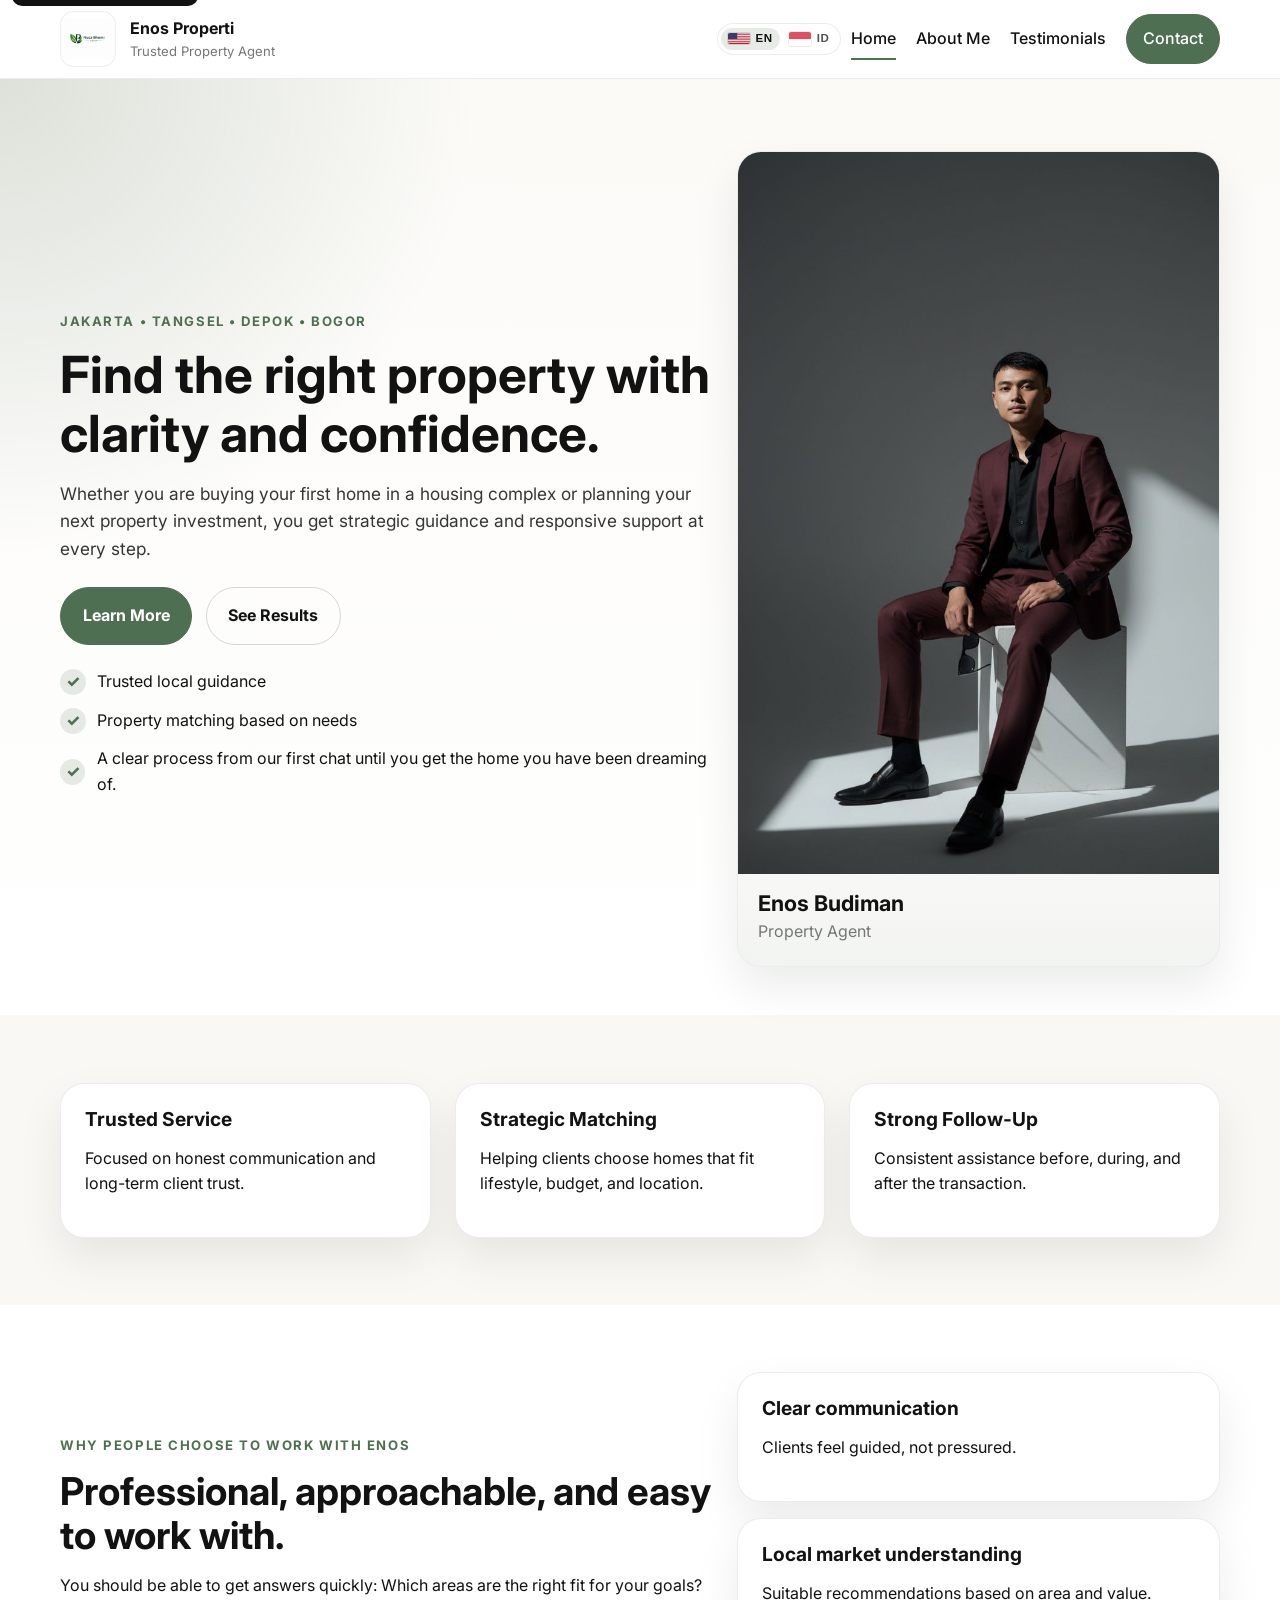
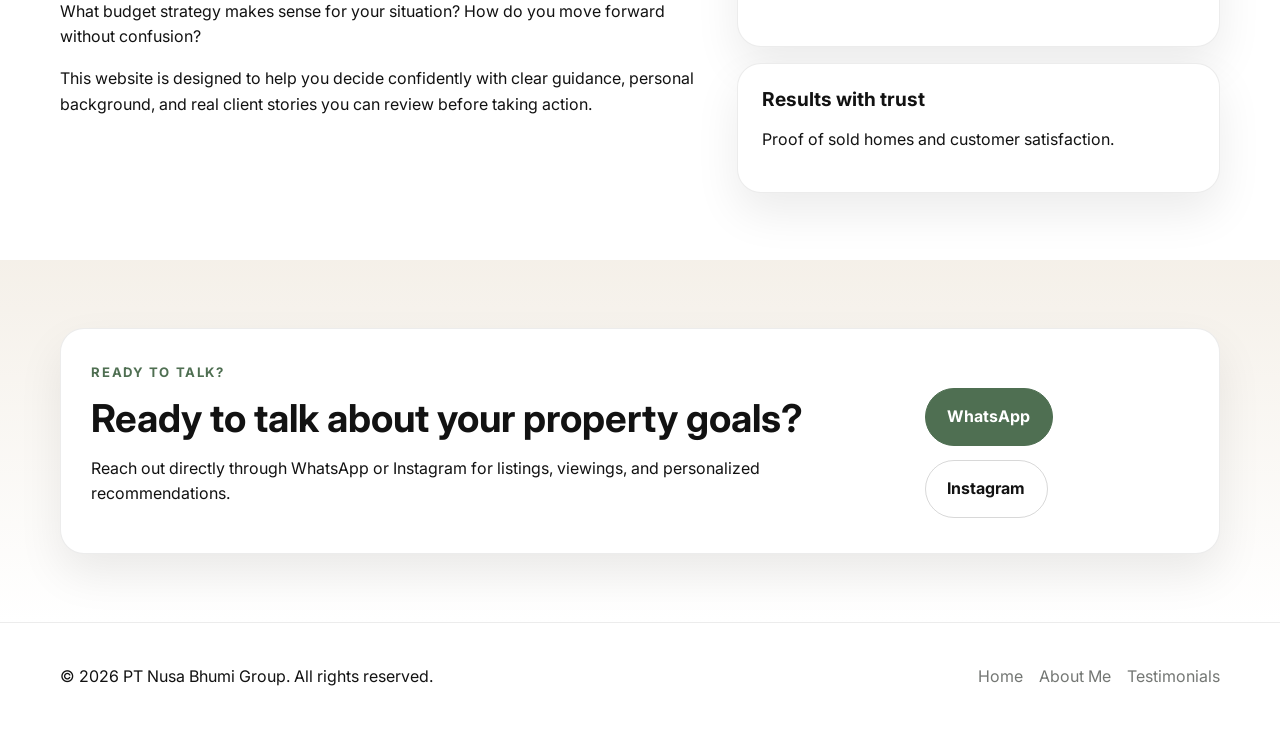
<file: index.html>
<!DOCTYPE html>
<html lang="en">
<head>
  <meta charset="UTF-8" />
  <meta name="viewport" content="width=device-width, initial-scale=1.0" />
  <title>Enos Properti | Trusted Property Agent</title>
  <meta name="description" content="Trusted property agent helping clients choose new homes from developers across Indonesia." />
  <meta name="robots" content="index, follow" />
  <meta name="theme-color" content="#4f6f52" />
  <meta property="og:type" content="website" />
  <meta property="og:title" content="Enos Properti | Trusted Property Agent" />
  <meta property="og:description" content="Trusted property agent helping clients choose new homes from developers across Indonesia." />
  <meta property="og:image" content="Enos-Pic/Enos.jpeg" />
  <meta property="og:locale" content="en_US" />
  <meta name="twitter:card" content="summary_large_image" />
  <meta name="twitter:title" content="Enos Properti | Trusted Property Agent" />
  <meta name="twitter:description" content="Trusted property agent helping clients choose new homes from developers across Indonesia." />
  <meta name="twitter:image" content="Enos-Pic/Enos.jpeg" />
  <link rel="icon" type="image/jpeg" href="Enos-Pic/logo.jpeg" />
  <link rel="preconnect" href="https://fonts.googleapis.com">
  <link rel="preconnect" href="https://fonts.gstatic.com" crossorigin>
  <link href="https://fonts.googleapis.com/css2?family=Inter:wght@400;500;600;700;800&display=swap" rel="stylesheet">
  <link rel="stylesheet" href="css/style.css" />
  <script defer src="js/i18n.js"></script>
  <script defer src="js/main.js"></script>
</head>
<body data-page="index">
  <a class="skip-link" href="#main-content">Skip to main content</a>
  <header class="site-header">
    <div class="container nav-wrap">
      <a class="brand" href="index.html">
        <span class="brand-mark">
          <img src="Enos-Pic/logo.jpeg" alt="Enos Properti logo" />
        </span>
        <span>
          <strong>Enos Properti</strong>
          <small data-i18n="brand.tagline">Trusted Property Agent</small>
        </span>
      </a>

      <div class="header-end">
        <div class="lang-switcher" role="group" aria-label="Language">
          <button type="button" class="lang-btn" data-set-lang="en" aria-pressed="true" title="English">
            <span class="lang-flag-icon" aria-hidden="true">
              <svg xmlns="http://www.w3.org/2000/svg" viewBox="0 0 60 30" focusable="false">
                <clipPath id="clip-en"><rect width="60" height="30" rx="1"/></clipPath>
                <g clip-path="url(#clip-en)">
                  <path fill="#b22234" d="M0 0h60v30H0z"/>
                  <path stroke="#fff" stroke-width="2.3" d="M0 2.3h60M0 6.9h60M0 11.5h60M0 16.1h60M0 20.7h60M0 25.3h60"/>
                  <path fill="#3c3b6e" d="M0 0h25.2v16.5H0z"/>
                </g>
              </svg>
            </span>
            <span class="lang-code">EN</span>
          </button>
          <button type="button" class="lang-btn" data-set-lang="id" aria-pressed="false" title="Indonesian">
            <span class="lang-flag-icon" aria-hidden="true">
              <svg xmlns="http://www.w3.org/2000/svg" viewBox="0 0 3 2" focusable="false">
                <rect fill="#ce1126" width="3" height="1"/>
                <rect fill="#fff" y="1" width="3" height="1"/>
              </svg>
            </span>
            <span class="lang-code">ID</span>
          </button>
        </div>

        <button class="nav-toggle" aria-label="Open navigation" aria-expanded="false" aria-controls="primary-nav">
          <span></span>
          <span></span>
          <span></span>
        </button>

        <nav class="site-nav" id="primary-nav">
          <a class="active" href="index.html" data-i18n="nav.home">Home</a>
          <a href="htmls/about.html" data-i18n="nav.about">About Me</a>
          <a href="htmls/testimony.html" data-i18n="nav.testimony">Testimonials</a>
          <a class="btn btn-sm" href="#contact" data-i18n="nav.contact">Contact</a>
        </nav>
      </div>
    </div>
  </header>

  <main id="main-content">
    <section class="hero">
      <div class="container hero-grid">
        <div class="hero-copy">
          <p class="eyebrow" data-i18n="index.hero.eyebrow">Jakarta • Tangsel • Depok • Bogor</p>
          <h1 data-i18n="index.hero.h1">Find the right property with clarity and confidence.</h1>
          <p class="lead" data-i18n="index.hero.lead">
            Whether you are buying your first home in a housing complex or planning your next property investment,
            you get strategic guidance and responsive support at every step.
          </p>
          <div class="hero-actions">
            <a class="btn" href="htmls/about.html" data-i18n="index.btn.learnMore">Learn More</a>
            <a class="btn btn-outline" href="htmls/testimony.html" data-i18n="index.btn.seeResults">See Results</a>
          </div>
          <ul class="trust-points">
            <li data-i18n="index.trust.1">Trusted local guidance</li>
            <li data-i18n="index.trust.2">Property matching based on needs</li>
            <li data-i18n="index.trust.3">A clear process from our first chat until you get the home you have been dreaming of.</li>
          </ul>
        </div>

        <div class="hero-card">
          <img src="Enos-Pic/Enos.jpeg" alt="Portrait of Enos, property agent" data-i18n-attr="alt:index.hero.imgAlt" />
          <div class="hero-card-info">
            <h2>Enos Budiman</h2>
            <p data-i18n="index.hero.role">Property Agent</p>
          </div>
        </div>
      </div>
    </section>

    <section class="section muted">
      <div class="container stats-grid">
        <article class="stat-card">
          <h3 data-i18n="index.stat.1.h">Trusted Service</h3>
          <p data-i18n="index.stat.1.p">Focused on honest communication and long-term client trust.</p>
        </article>
        <article class="stat-card">
          <h3 data-i18n="index.stat.2.h">Strategic Matching</h3>
          <p data-i18n="index.stat.2.p">Helping clients choose homes that fit lifestyle, budget, and location.</p>
        </article>
        <article class="stat-card">
          <h3 data-i18n="index.stat.3.h">Strong Follow-Up</h3>
          <p data-i18n="index.stat.3.p">Consistent assistance before, during, and after the transaction.</p>
        </article>
      </div>
    </section>

    <section class="section">
      <div class="container split-grid">
        <div>
          <p class="eyebrow" data-i18n="index.section.eyebrow">Why people choose to work with Enos</p>
          <h2 data-i18n="index.section.h2">Professional, approachable, and easy to work with.</h2>
          <p data-i18n="index.section.p1">
            You should be able to get answers quickly: Which areas are the right fit for your goals?
            What budget strategy makes sense for your situation? How do you move forward without confusion?
          </p>
          <p data-i18n="index.section.p2">
            This website is designed to help you decide confidently with clear guidance, personal background,
            and real client stories you can review before taking action.
          </p>
        </div>
        <div class="feature-stack">
          <article class="feature-card">
            <h3 data-i18n="index.feature.1.h">Clear communication</h3>
            <p data-i18n="index.feature.1.p">Clients feel guided, not pressured.</p>
          </article>
          <article class="feature-card">
            <h3 data-i18n="index.feature.2.h">Local market understanding</h3>
            <p data-i18n="index.feature.2.p">Suitable recommendations based on area and value.</p>
          </article>
          <article class="feature-card">
            <h3 data-i18n="index.feature.3.h">Results with trust</h3>
            <p data-i18n="index.feature.3.p">Proof of sold homes and customer satisfaction.</p>
          </article>
        </div>
      </div>
    </section>

    <section class="section soft-accent">
      <div class="container cta-panel" id="contact">
        <div>
          <p class="eyebrow" data-i18n="index.cta.eyebrow">Ready to talk?</p>
          <h2 data-i18n="index.cta.h2">Ready to talk about your property goals?</h2>
          <p data-i18n="index.cta.p">Reach out directly through WhatsApp or Instagram for listings, viewings, and personalized recommendations.</p>
        </div>
        <div class="cta-actions">
          <a class="btn" href="https://api.whatsapp.com/message/AVIY6R47TOXSC1" target="_blank" rel="noopener noreferrer">WhatsApp</a>
          <a class="btn btn-outline" href="https://www.instagram.com/enosproperti/" target="_blank" rel="noopener noreferrer">
            Instagram
          </a>
        </div>
      </div>
    </section>
  </main>

  <footer class="site-footer">
    <div class="container footer-wrap">
      <p data-i18n="footer.rights">© 2026 PT Nusa Bhumi Group. All rights reserved.</p>
      <div class="footer-links">
        <a href="index.html" data-i18n="nav.home">Home</a>
        <a href="htmls/about.html" data-i18n="nav.about">About Me</a>
        <a href="htmls/testimony.html" data-i18n="nav.testimony">Testimonials</a>
      </div>
    </div>
  </footer>
</body>
</html>
</file>
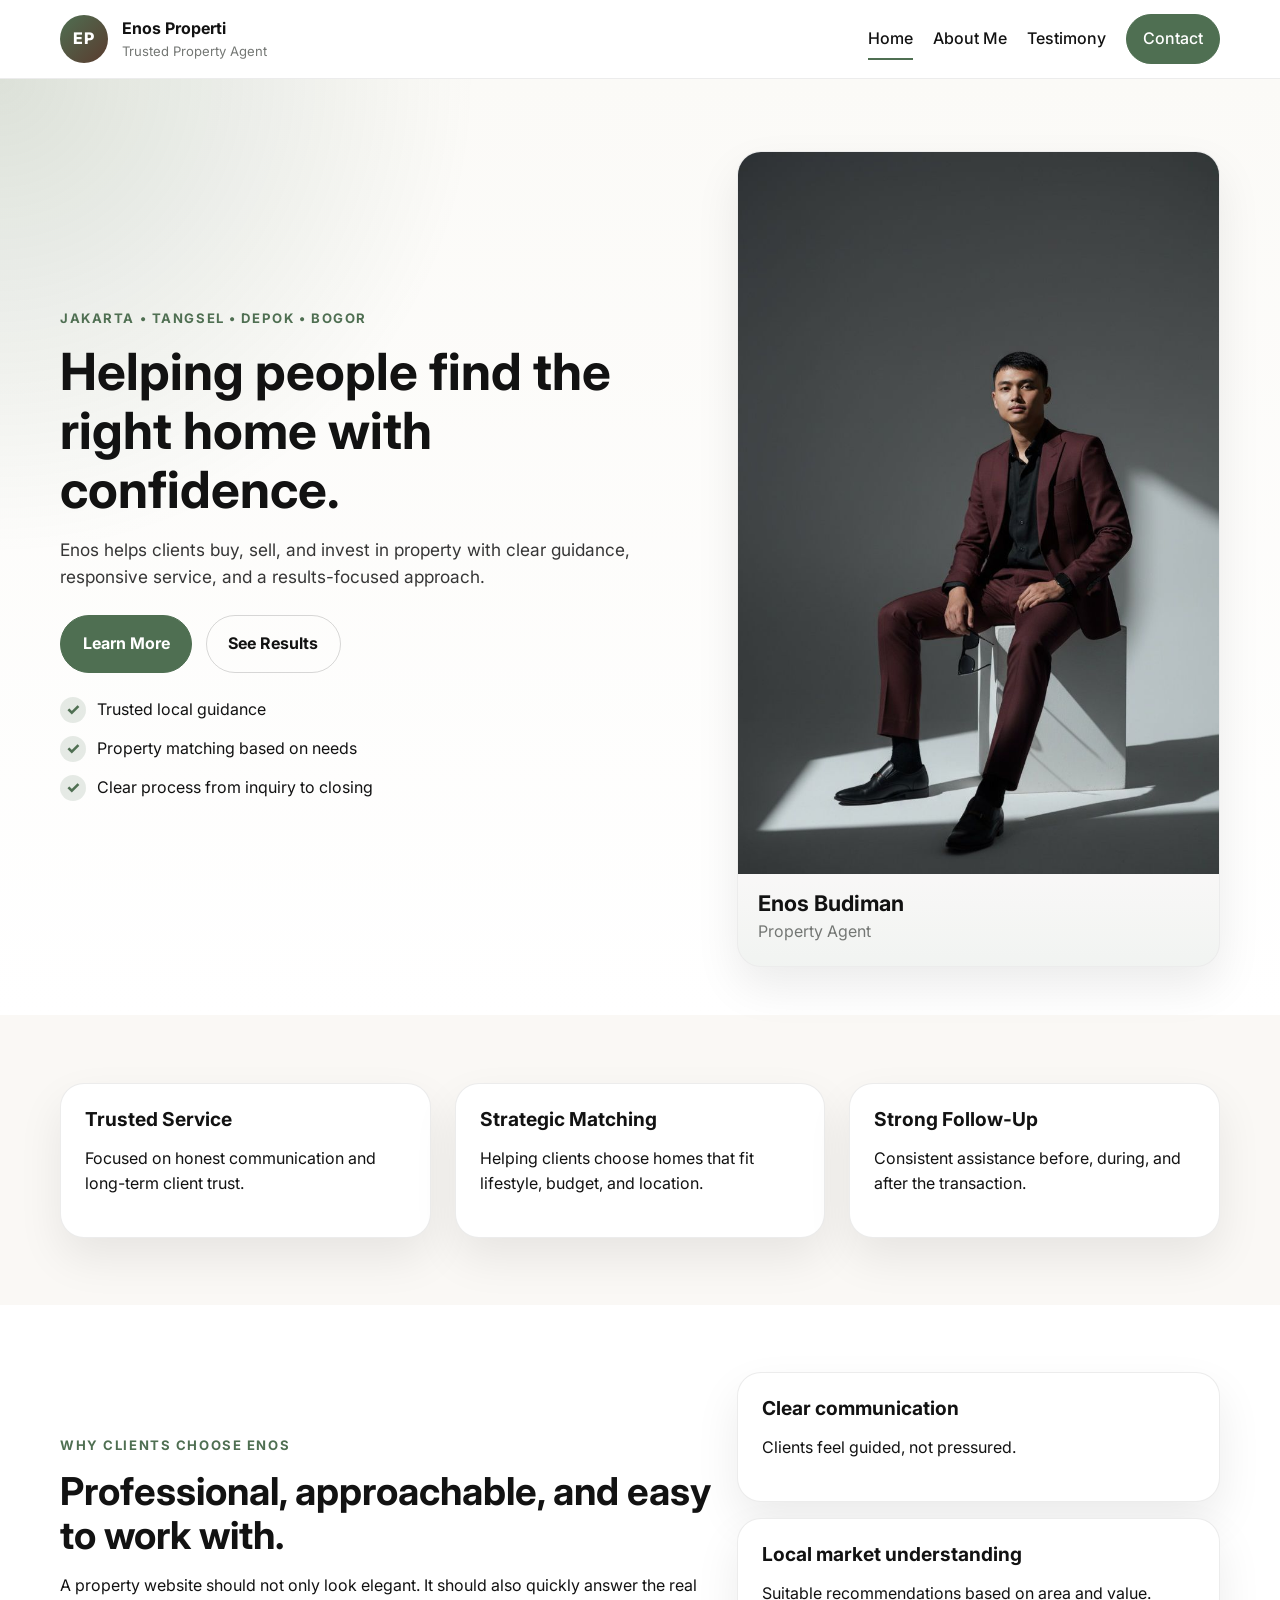
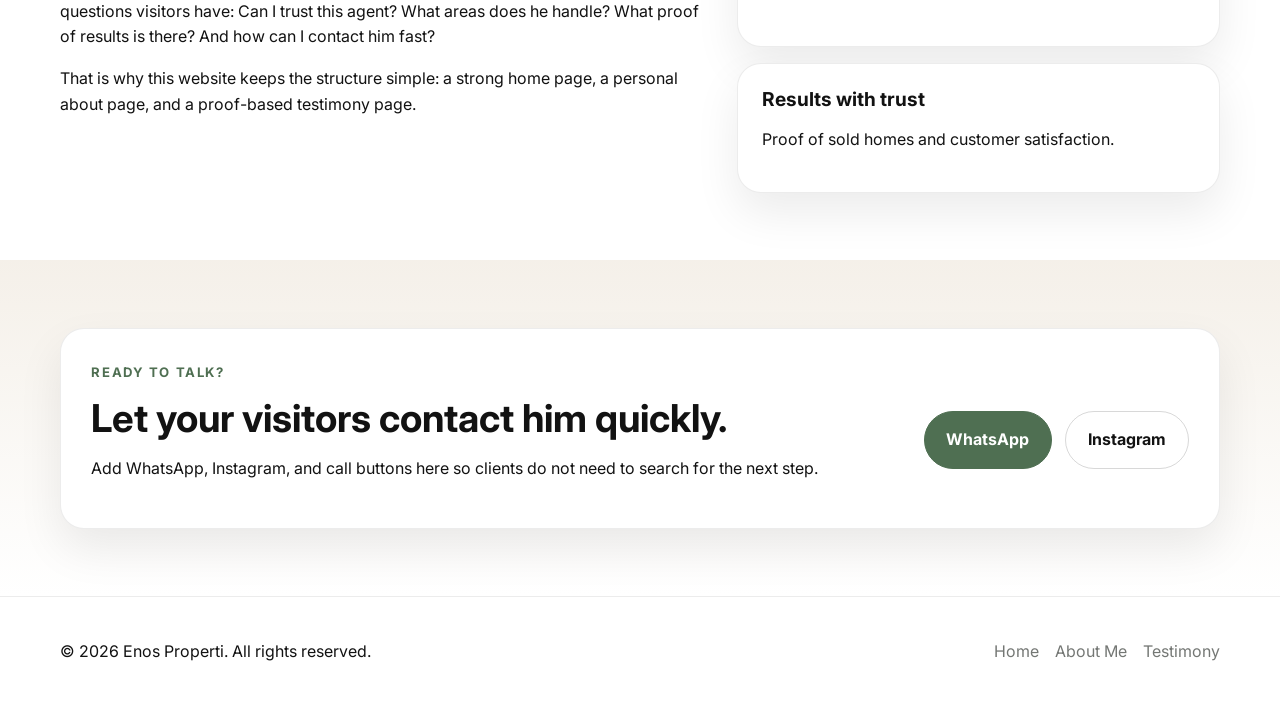
<file: bhumi-group/index.html>
<!DOCTYPE html>
<html lang="en">
<head>
  <meta charset="UTF-8" />
  <meta name="viewport" content="width=device-width, initial-scale=1.0" />
  <title>Enos Properti | Trusted Property Agent</title>
  <meta name="description" content="Trusted property agent helping clients buy, sell, and invest with confidence." />
  <link rel="preconnect" href="https://fonts.googleapis.com">
  <link rel="preconnect" href="https://fonts.gstatic.com" crossorigin>
  <link href="https://fonts.googleapis.com/css2?family=Inter:wght@400;500;600;700;800&display=swap" rel="stylesheet">
  <link rel="stylesheet" href="css/style.css" />
  <script defer src="js/main.js"></script>
</head>
<body>
  <header class="site-header">
    <div class="container nav-wrap">
      <a class="brand" href="index.html">
        <span class="brand-mark">EP</span>
        <span>
          <strong>Enos Properti</strong>
          <small>Trusted Property Agent</small>
        </span>
      </a>

      <button class="nav-toggle" aria-label="Open navigation" aria-expanded="false">
        <span></span>
        <span></span>
        <span></span>
      </button>

      <nav class="site-nav">
        <a class="active" href="index.html">Home</a>
        <a href="htmls/about.html">About Me</a>
        <a href="htmls/testimony.html">Testimony</a>
        <a class="btn btn-sm" href="#contact">Contact</a>
      </nav>
    </div>
  </header>

  <main>
    <section class="hero">
      <div class="container hero-grid">
        <div class="hero-copy">
          <p class="eyebrow">Jakarta • Tangsel • Depok • Bogor</p>
          <h1>Helping people find the right home with confidence.</h1>
          <p class="lead">
            Enos helps clients buy, sell, and invest in property with clear guidance, responsive service,
            and a results-focused approach.
          </p>
          <div class="hero-actions">
            <a class="btn" href="htmls/about.html">Learn More</a>
            <a class="btn btn-outline" href="htmls/testimony.html">See Results</a>
          </div>
          <ul class="trust-points">
            <li>Trusted local guidance</li>
            <li>Property matching based on needs</li>
            <li>Clear process from inquiry to closing</li>
          </ul>
        </div>

        <div class="hero-card">
          <img src="../bhumi-group/Enos-Pic/Enos.jpeg" alt="Portrait of Enos, property agent" />
          <div class="hero-card-info">
            <h2>Enos Budiman</h2>
            <p>Property Agent</p>
          </div>
        </div>
      </div>
    </section>

    <section class="section muted">
      <div class="container stats-grid">
        <article class="stat-card">
          <h3>Trusted Service</h3>
          <p>Focused on honest communication and long-term client trust.</p>
        </article>
        <article class="stat-card">
          <h3>Strategic Matching</h3>
          <p>Helping clients choose homes that fit lifestyle, budget, and location.</p>
        </article>
        <article class="stat-card">
          <h3>Strong Follow-Up</h3>
          <p>Consistent assistance before, during, and after the transaction.</p>
        </article>
      </div>
    </section>

    <section class="section">
      <div class="container split-grid">
        <div>
          <p class="eyebrow">Why clients choose Enos</p>
          <h2>Professional, approachable, and easy to work with.</h2>
          <p>
            A property website should not only look elegant. It should also quickly answer the real questions visitors have:
            Can I trust this agent? What areas does he handle? What proof of results is there? And how can I contact him fast?
          </p>
          <p>
            That is why this website keeps the structure simple: a strong home page, a personal about page, and a proof-based testimony page.
          </p>
        </div>
        <div class="feature-stack">
          <article class="feature-card">
            <h3>Clear communication</h3>
            <p>Clients feel guided, not pressured.</p>
          </article>
          <article class="feature-card">
            <h3>Local market understanding</h3>
            <p>Suitable recommendations based on area and value.</p>
          </article>
          <article class="feature-card">
            <h3>Results with trust</h3>
            <p>Proof of sold homes and customer satisfaction.</p>
          </article>
        </div>
      </div>
    </section>

    <section class="section soft-accent">
      <div class="container cta-panel" id="contact">
        <div>
          <p class="eyebrow">Ready to talk?</p>
          <h2>Let your visitors contact him quickly.</h2>
          <p>Add WhatsApp, Instagram, and call buttons here so clients do not need to search for the next step.</p>
        </div>
        <div class="cta-actions">
          <a class="btn" href="#">WhatsApp</a>
          <a class="btn btn-outline" href="#">Instagram</a>
        </div>
      </div>
    </section>
  </main>

  <footer class="site-footer">
    <div class="container footer-wrap">
      <p>© 2026 Enos Properti. All rights reserved.</p>
      <div class="footer-links">
        <a href="index.html">Home</a>
        <a href="htmls/about.html">About Me</a>
        <a href="htmls/testimony.html">Testimony</a>
      </div>
    </div>
  </footer>
</body>
</html>
</file>
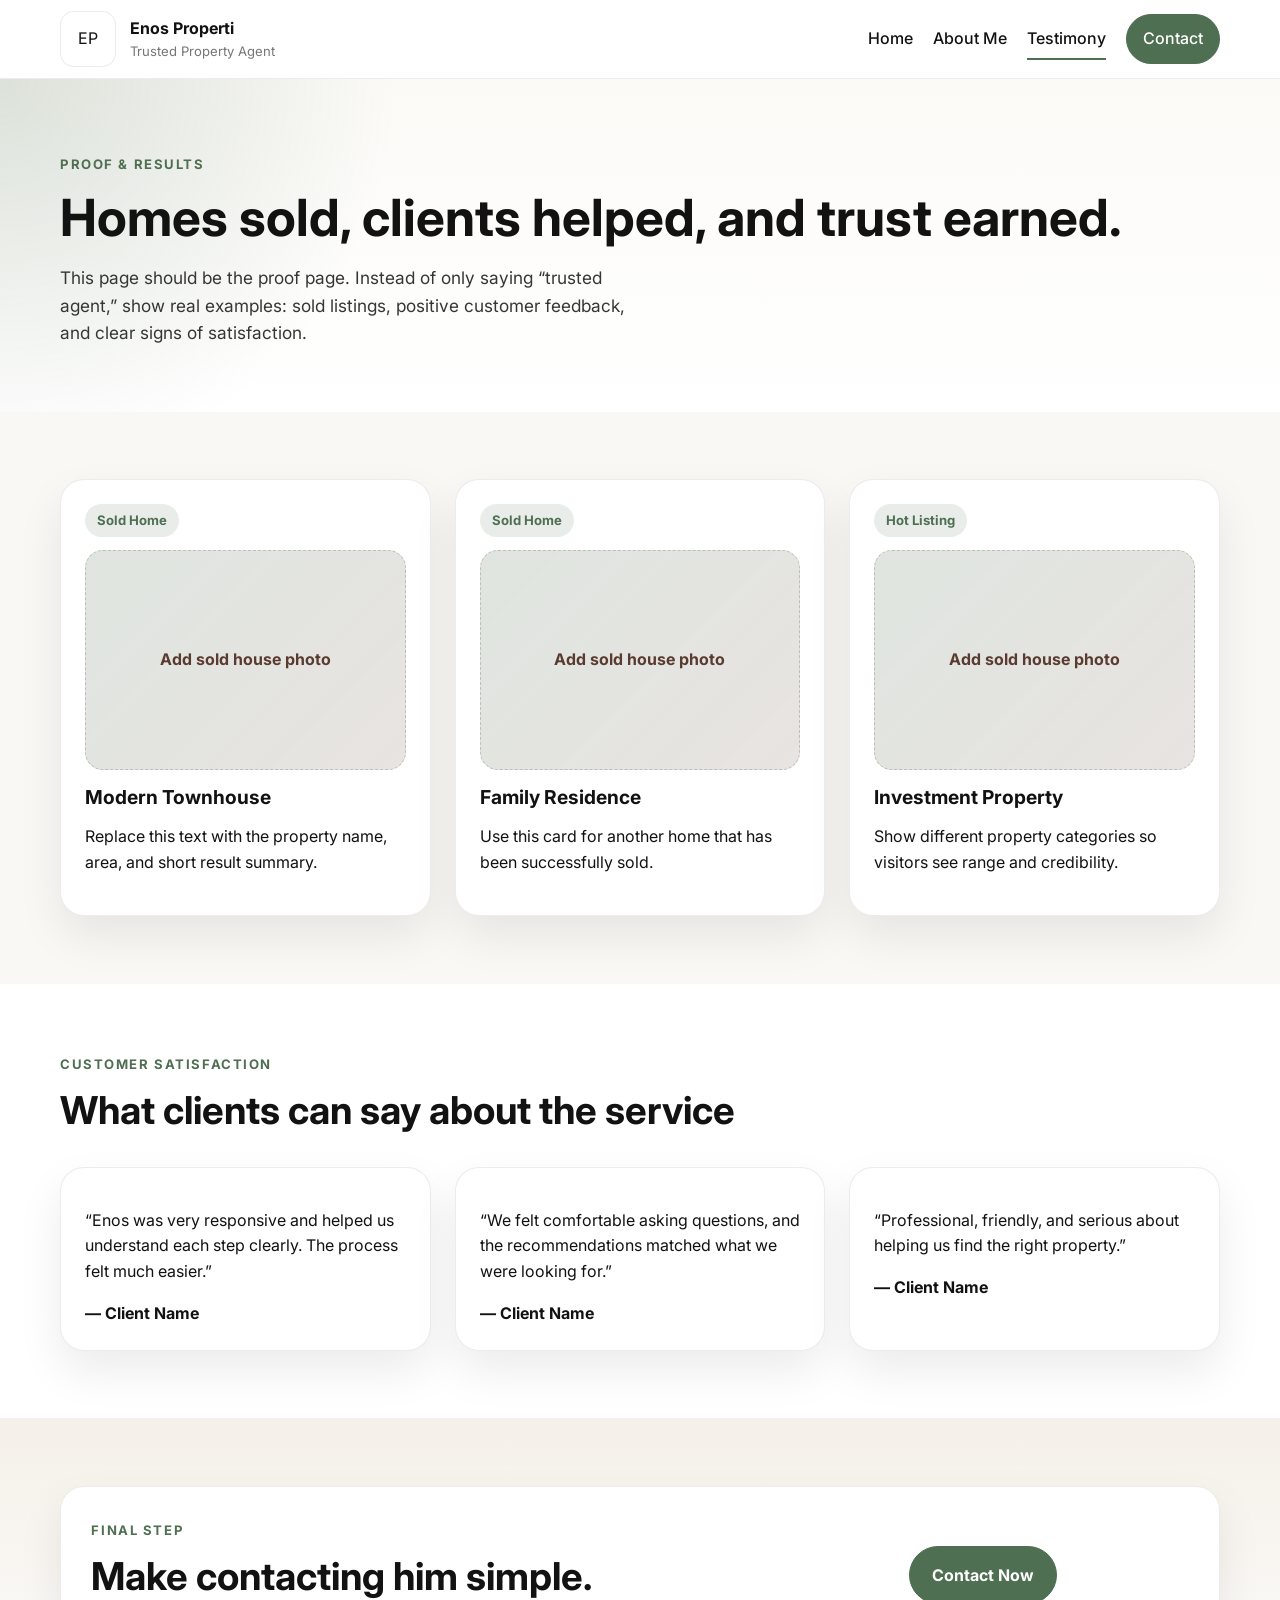
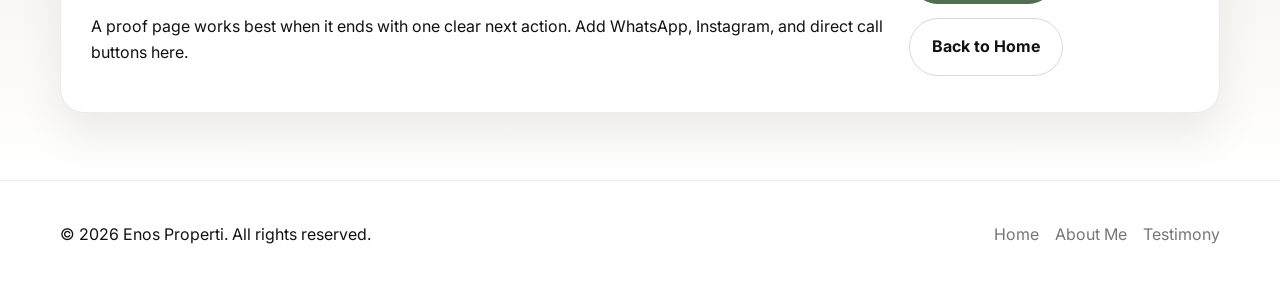
<file: testimony.html>
<!DOCTYPE html>
<html lang="en">
<head>
  <meta charset="UTF-8" />
  <meta name="viewport" content="width=device-width, initial-scale=1.0" />
  <title>Testimony | Enos Properti</title>
  <meta name="description" content="Proof of work, sold homes, and client satisfaction for Enos Properti." />
  <link rel="preconnect" href="https://fonts.googleapis.com">
  <link rel="preconnect" href="https://fonts.gstatic.com" crossorigin>
  <link href="https://fonts.googleapis.com/css2?family=Inter:wght@400;500;600;700;800&display=swap" rel="stylesheet">
  <link rel="stylesheet" href="css/style.css" />
  <script defer src="js/main.js"></script>
</head>
<body>
  <header class="site-header">
    <div class="container nav-wrap">
      <a class="brand" href="index.html">
        <span class="brand-mark">EP</span>
        <span>
          <strong>Enos Properti</strong>
          <small>Trusted Property Agent</small>
        </span>
      </a>

      <button class="nav-toggle" aria-label="Open navigation" aria-expanded="false">
        <span></span>
        <span></span>
        <span></span>
      </button>

      <nav class="site-nav">
        <a href="index.html">Home</a>
        <a href="about.html">About Me</a>
        <a class="active" href="testimony.html">Testimony</a>
        <a class="btn btn-sm" href="#contact-proof">Contact</a>
      </nav>
    </div>
  </header>

  <main>
    <section class="page-hero">
      <div class="container">
        <p class="eyebrow">Proof & Results</p>
        <h1>Homes sold, clients helped, and trust earned.</h1>
        <p class="lead narrow">
          This page should be the proof page. Instead of only saying “trusted agent,” show real examples: sold listings,
          positive customer feedback, and clear signs of satisfaction.
        </p>
      </div>
    </section>

    <section class="section muted">
      <div class="container proof-grid">
        <article class="proof-card">
          <span class="proof-label">Sold Home</span>
          <div class="image-placeholder">Add sold house photo</div>
          <h3>Modern Townhouse</h3>
          <p>Replace this text with the property name, area, and short result summary.</p>
        </article>
        <article class="proof-card">
          <span class="proof-label">Sold Home</span>
          <div class="image-placeholder">Add sold house photo</div>
          <h3>Family Residence</h3>
          <p>Use this card for another home that has been successfully sold.</p>
        </article>
        <article class="proof-card">
          <span class="proof-label">Hot Listing</span>
          <div class="image-placeholder">Add sold house photo</div>
          <h3>Investment Property</h3>
          <p>Show different property categories so visitors see range and credibility.</p>
        </article>
      </div>
    </section>

    <section class="section">
      <div class="container">
        <div class="section-head">
          <div>
            <p class="eyebrow">Customer satisfaction</p>
            <h2>What clients can say about the service</h2>
          </div>
        </div>
        <div class="testimonial-grid">
          <article class="testimonial-card">
            <p>“Enos was very responsive and helped us understand each step clearly. The process felt much easier.”</p>
            <strong>— Client Name</strong>
          </article>
          <article class="testimonial-card">
            <p>“We felt comfortable asking questions, and the recommendations matched what we were looking for.”</p>
            <strong>— Client Name</strong>
          </article>
          <article class="testimonial-card">
            <p>“Professional, friendly, and serious about helping us find the right property.”</p>
            <strong>— Client Name</strong>
          </article>
        </div>
      </div>
    </section>

    <section class="section soft-accent" id="contact-proof">
      <div class="container cta-panel">
        <div>
          <p class="eyebrow">Final step</p>
          <h2>Make contacting him simple.</h2>
          <p>
            A proof page works best when it ends with one clear next action. Add WhatsApp, Instagram, and direct call buttons here.
          </p>
        </div>
        <div class="cta-actions">
          <a class="btn" href="#">Contact Now</a>
          <a class="btn btn-outline" href="index.html">Back to Home</a>
        </div>
      </div>
    </section>
  </main>

  <footer class="site-footer">
    <div class="container footer-wrap">
      <p>© 2026 Enos Properti. All rights reserved.</p>
      <div class="footer-links">
        <a href="index.html">Home</a>
        <a href="about.html">About Me</a>
        <a href="testimony.html">Testimony</a>
      </div>
    </div>
  </footer>
</body>
</html>
</file>
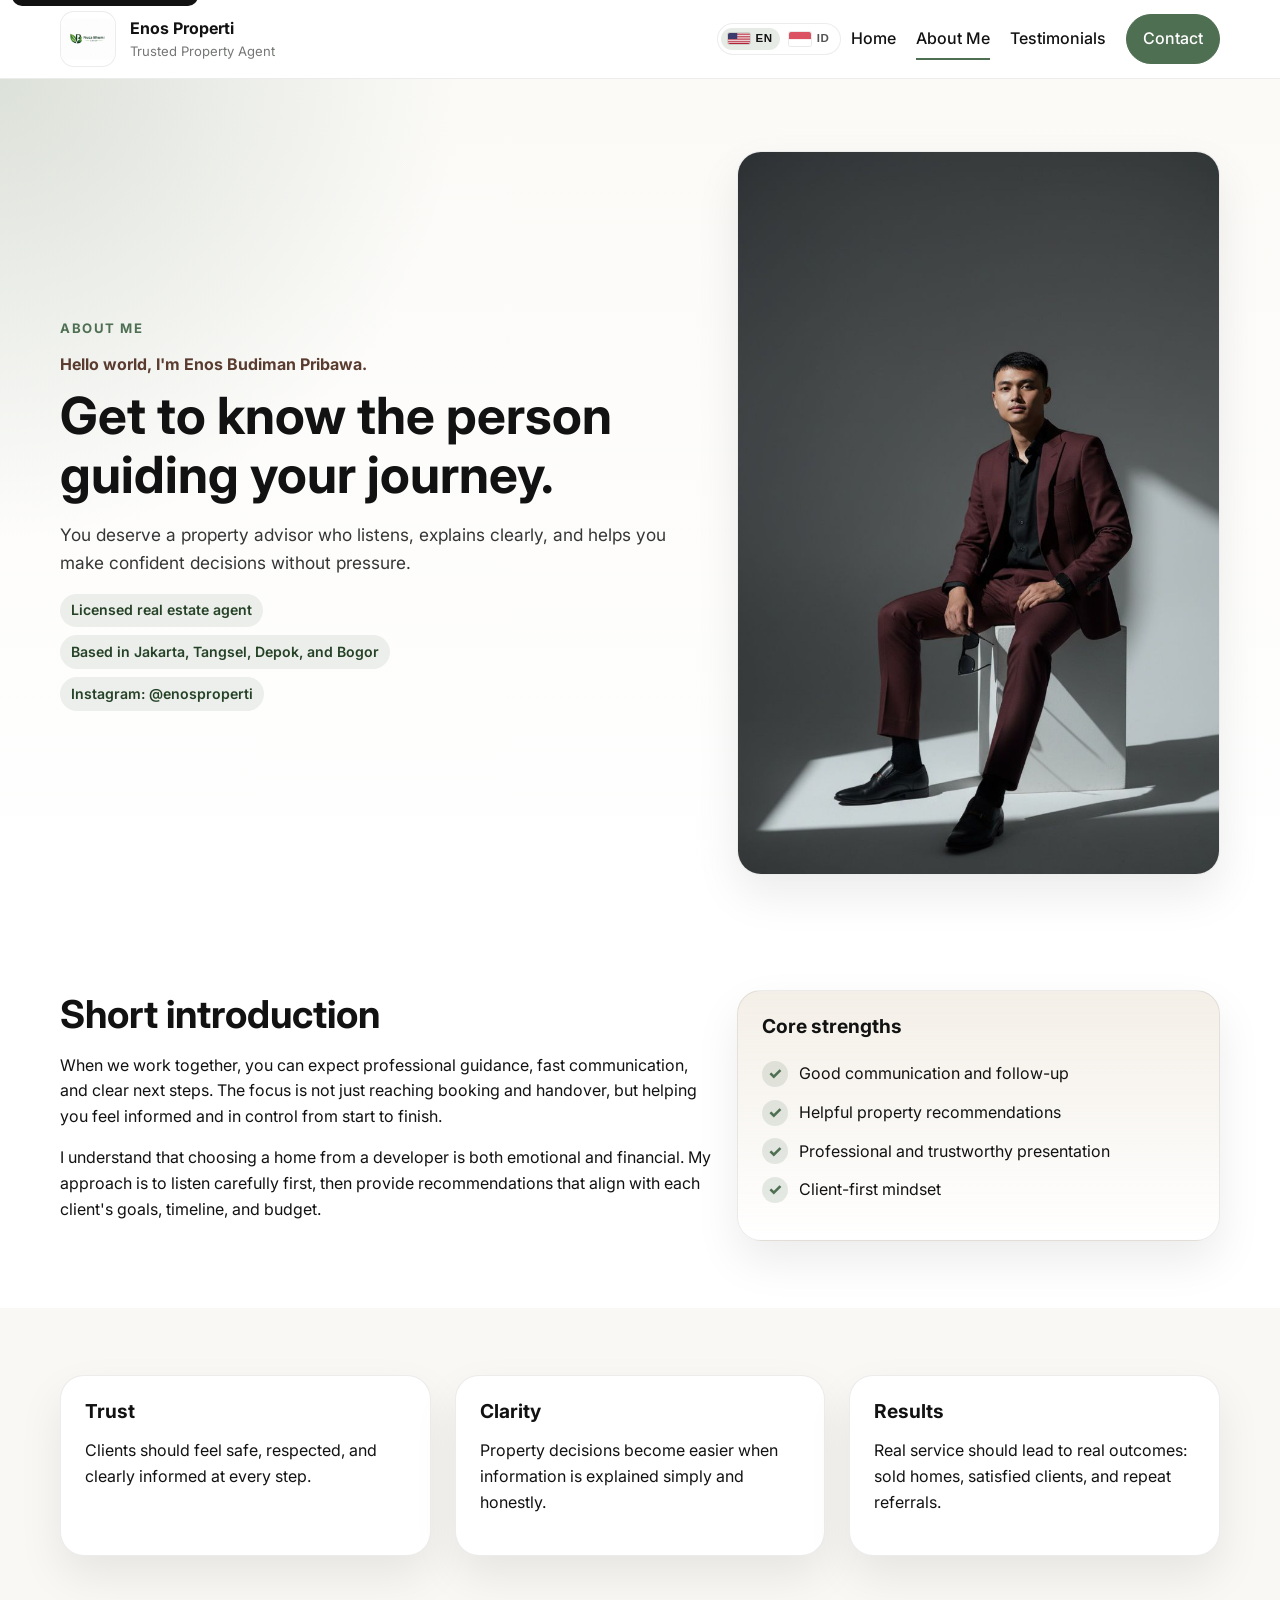
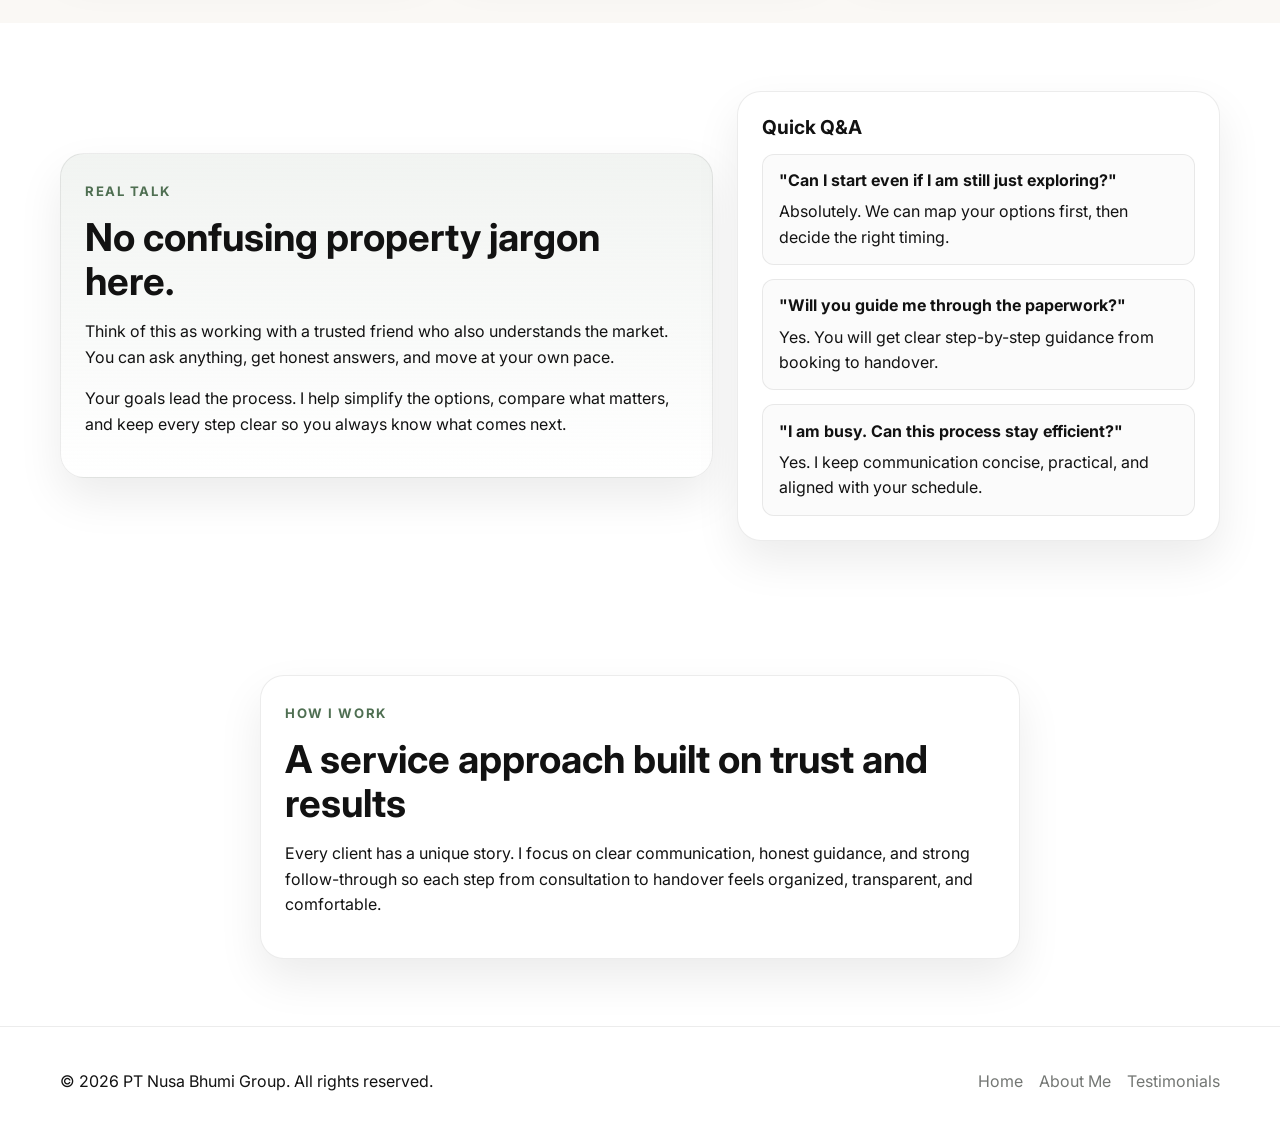
<file: htmls/about.html>
<!DOCTYPE html>
<html lang="en">
<head>
  <meta charset="UTF-8" />
  <meta name="viewport" content="width=device-width, initial-scale=1.0" />
  <title>About Me | Enos Properti</title>
  <meta name="description" content="Learn more about Enos and his property service approach." />
  <meta name="robots" content="index, follow" />
  <meta name="theme-color" content="#4f6f52" />
  <meta property="og:type" content="website" />
  <meta property="og:title" content="About Me | Enos Properti" />
  <meta property="og:description" content="Learn more about Enos and his property service approach." />
  <meta property="og:image" content="../Enos-Pic/Enos.jpeg" />
  <meta property="og:locale" content="en_US" />
  <meta name="twitter:card" content="summary_large_image" />
  <meta name="twitter:title" content="About Me | Enos Properti" />
  <meta name="twitter:description" content="Learn more about Enos and his property service approach." />
  <meta name="twitter:image" content="../Enos-Pic/Enos.jpeg" />
  <link rel="icon" type="image/jpeg" href="../Enos-Pic/logo.jpeg" />
  <link rel="preconnect" href="https://fonts.googleapis.com">
  <link rel="preconnect" href="https://fonts.gstatic.com" crossorigin>
  <link href="https://fonts.googleapis.com/css2?family=Inter:wght@400;500;600;700;800&display=swap" rel="stylesheet">
  <link rel="stylesheet" href="../css/style.css" />
  <script defer src="../js/i18n.js"></script>
  <script defer src="../js/main.js"></script>
</head>
<body data-page="about">
  <a class="skip-link" href="#main-content">Skip to main content</a>
  <header class="site-header">
    <div class="container nav-wrap">
      <a class="brand" href="../index.html">
        <span class="brand-mark">
          <img src="../Enos-Pic/logo.jpeg" alt="Enos Properti logo" />
        </span>
        <span>
          <strong>Enos Properti</strong>
          <small data-i18n="brand.tagline">Trusted Property Agent</small>
        </span>
      </a>

      <div class="header-end">
        <div class="lang-switcher" role="group" aria-label="Language">
          <button type="button" class="lang-btn" data-set-lang="en" aria-pressed="true" title="English">
            <span class="lang-flag-icon" aria-hidden="true">
              <svg xmlns="http://www.w3.org/2000/svg" viewBox="0 0 60 30" focusable="false">
                <clipPath id="clip-en"><rect width="60" height="30" rx="1"/></clipPath>
                <g clip-path="url(#clip-en)">
                  <path fill="#b22234" d="M0 0h60v30H0z"/>
                  <path stroke="#fff" stroke-width="2.3" d="M0 2.3h60M0 6.9h60M0 11.5h60M0 16.1h60M0 20.7h60M0 25.3h60"/>
                  <path fill="#3c3b6e" d="M0 0h25.2v16.5H0z"/>
                </g>
              </svg>
            </span>
            <span class="lang-code">EN</span>
          </button>
          <button type="button" class="lang-btn" data-set-lang="id" aria-pressed="false" title="Indonesian">
            <span class="lang-flag-icon" aria-hidden="true">
              <svg xmlns="http://www.w3.org/2000/svg" viewBox="0 0 3 2" focusable="false">
                <rect fill="#ce1126" width="3" height="1"/>
                <rect fill="#fff" y="1" width="3" height="1"/>
              </svg>
            </span>
            <span class="lang-code">ID</span>
          </button>
        </div>

        <button class="nav-toggle" aria-label="Open navigation" aria-expanded="false" aria-controls="primary-nav">
          <span></span>
          <span></span>
          <span></span>
        </button>

        <nav class="site-nav" id="primary-nav">
          <a href="../index.html" data-i18n="nav.home">Home</a>
          <a class="active" href="about.html" data-i18n="nav.about">About Me</a>
          <a href="testimony.html" data-i18n="nav.testimony">Testimonials</a>
          <a class="btn btn-sm" href="testimony.html#contact-proof" data-i18n="nav.contact">Contact</a>
        </nav>
      </div>
    </div>
  </header>

  <main id="main-content">
    <section class="page-hero">
      <div class="container page-hero-grid">
        <div>
          <p class="eyebrow" data-i18n="about.pageEyebrow">About Me</p>
          <p class="intro-line" data-i18n="about.hello">Hello world, I'm Enos Budiman Pribawa.</p>
          <h1 data-i18n="about.hero.h1">Get to know the person guiding your journey.</h1>
          <p class="lead" data-i18n="about.hero.lead">
            You deserve a property advisor who listens, explains clearly, and helps you make confident decisions without pressure.
          </p>
          <ul class="profile-badges">
            <li data-i18n="about.profile.license">Licensed real estate agent</li>
            <li data-i18n="about.profile.area">Based in Jakarta, Tangsel, Depok, and Bogor</li>
            <li>
              <a href="https://www.instagram.com/enosproperti/" target="_blank" rel="noopener noreferrer" data-i18n="about.profile.instagram">
                Instagram: @enosproperti
              </a>
            </li>
          </ul>
        </div>
        <div class="portrait-frame small">
          <img src="../Enos-Pic/Enos.jpeg" alt="Enos sitting in a suit" data-i18n-attr="alt:about.imgAlt" />
        </div>
      </div>
    </section>

    <section class="section">
      <div class="container split-grid">
        <article>
          <h2 data-i18n="about.intro.h2">Short introduction</h2>
          <p data-i18n="about.intro.p1">
            When we work together, you can expect professional guidance, fast communication, and clear next steps.
            The focus is not just reaching booking and handover, but helping you feel informed and in control from start to finish.
          </p>
          <p data-i18n="about.intro.p2">
            I understand that choosing a home from a developer is both emotional and financial. My approach is to listen carefully first,
            then provide recommendations that align with each client's goals, timeline, and budget.
          </p>
        </article>
        <article class="info-panel">
          <h3 data-i18n="about.strengths.h3">Core strengths</h3>
          <ul class="check-list">
            <li data-i18n="about.strengths.1">Good communication and follow-up</li>
            <li data-i18n="about.strengths.2">Helpful property recommendations</li>
            <li data-i18n="about.strengths.3">Professional and trustworthy presentation</li>
            <li data-i18n="about.strengths.4">Client-first mindset</li>
          </ul>
        </article>
      </div>
    </section>

    <section class="section muted">
      <div class="container values-grid">
        <article class="value-card">
          <h3 data-i18n="about.value.1.h">Trust</h3>
          <p data-i18n="about.value.1.p">Clients should feel safe, respected, and clearly informed at every step.</p>
        </article>
        <article class="value-card">
          <h3 data-i18n="about.value.2.h">Clarity</h3>
          <p data-i18n="about.value.2.p">Property decisions become easier when information is explained simply and honestly.</p>
        </article>
        <article class="value-card">
          <h3 data-i18n="about.value.3.h">Results</h3>
          <p data-i18n="about.value.3.p">Real service should lead to real outcomes: sold homes, satisfied clients, and repeat referrals.</p>
        </article>
      </div>
    </section>

    <section class="section">
      <div class="container split-grid">
        <article class="fun-box">
          <p class="eyebrow" data-i18n="about.fun.eyebrow">Real Talk</p>
          <h2 data-i18n="about.fun.h2">No confusing property jargon here.</h2>
          <p data-i18n="about.fun.p1">
            Think of this as working with a trusted friend who also understands the market.
            You can ask anything, get honest answers, and move at your own pace.
          </p>
          <p data-i18n="about.fun.p2">
            Your goals lead the process. I help simplify the options, compare what matters,
            and keep every step clear so you always know what comes next.
          </p>
        </article>
        <article class="quick-qa">
          <h3 data-i18n="about.qa.h3">Quick Q&A</h3>
          <ul class="qa-list">
            <li>
              <strong data-i18n="about.qa.q1">"Can I start even if I am still just exploring?"</strong>
              <p data-i18n="about.qa.a1">Absolutely. We can map your options first, then decide the right timing.</p>
            </li>
            <li>
              <strong data-i18n="about.qa.q2">"Will you guide me through the paperwork?"</strong>
              <p data-i18n="about.qa.a2">Yes. You will get clear step-by-step guidance from booking to handover.</p>
            </li>
            <li>
              <strong data-i18n="about.qa.q3">"I am busy. Can this process stay efficient?"</strong>
              <p data-i18n="about.qa.a3">Yes. I keep communication concise, practical, and aligned with your schedule.</p>
            </li>
          </ul>
        </article>
      </div>
    </section>

    <section class="section">
      <div class="container story-box">
        <p class="eyebrow" data-i18n="about.improve.eyebrow">How I work</p>
        <h2 data-i18n="about.improve.h2">A service approach built on trust and results</h2>
        <p data-i18n="about.improve.p">
          Every client has a unique story. I focus on clear communication, honest guidance, and strong follow-through so each step
          from consultation to handover feels organized, transparent, and comfortable.
        </p>
      </div>
    </section>
  </main>

  <footer class="site-footer">
    <div class="container footer-wrap">
      <p data-i18n="footer.rights">© 2026 PT Nusa Bhumi Group. All rights reserved.</p>
      <div class="footer-links">
        <a href="../index.html" data-i18n="nav.home">Home</a>
        <a href="about.html" data-i18n="nav.about">About Me</a>
        <a href="testimony.html" data-i18n="nav.testimony">Testimonials</a>
      </div>
    </div>
  </footer>
</body>
</html>
</file>
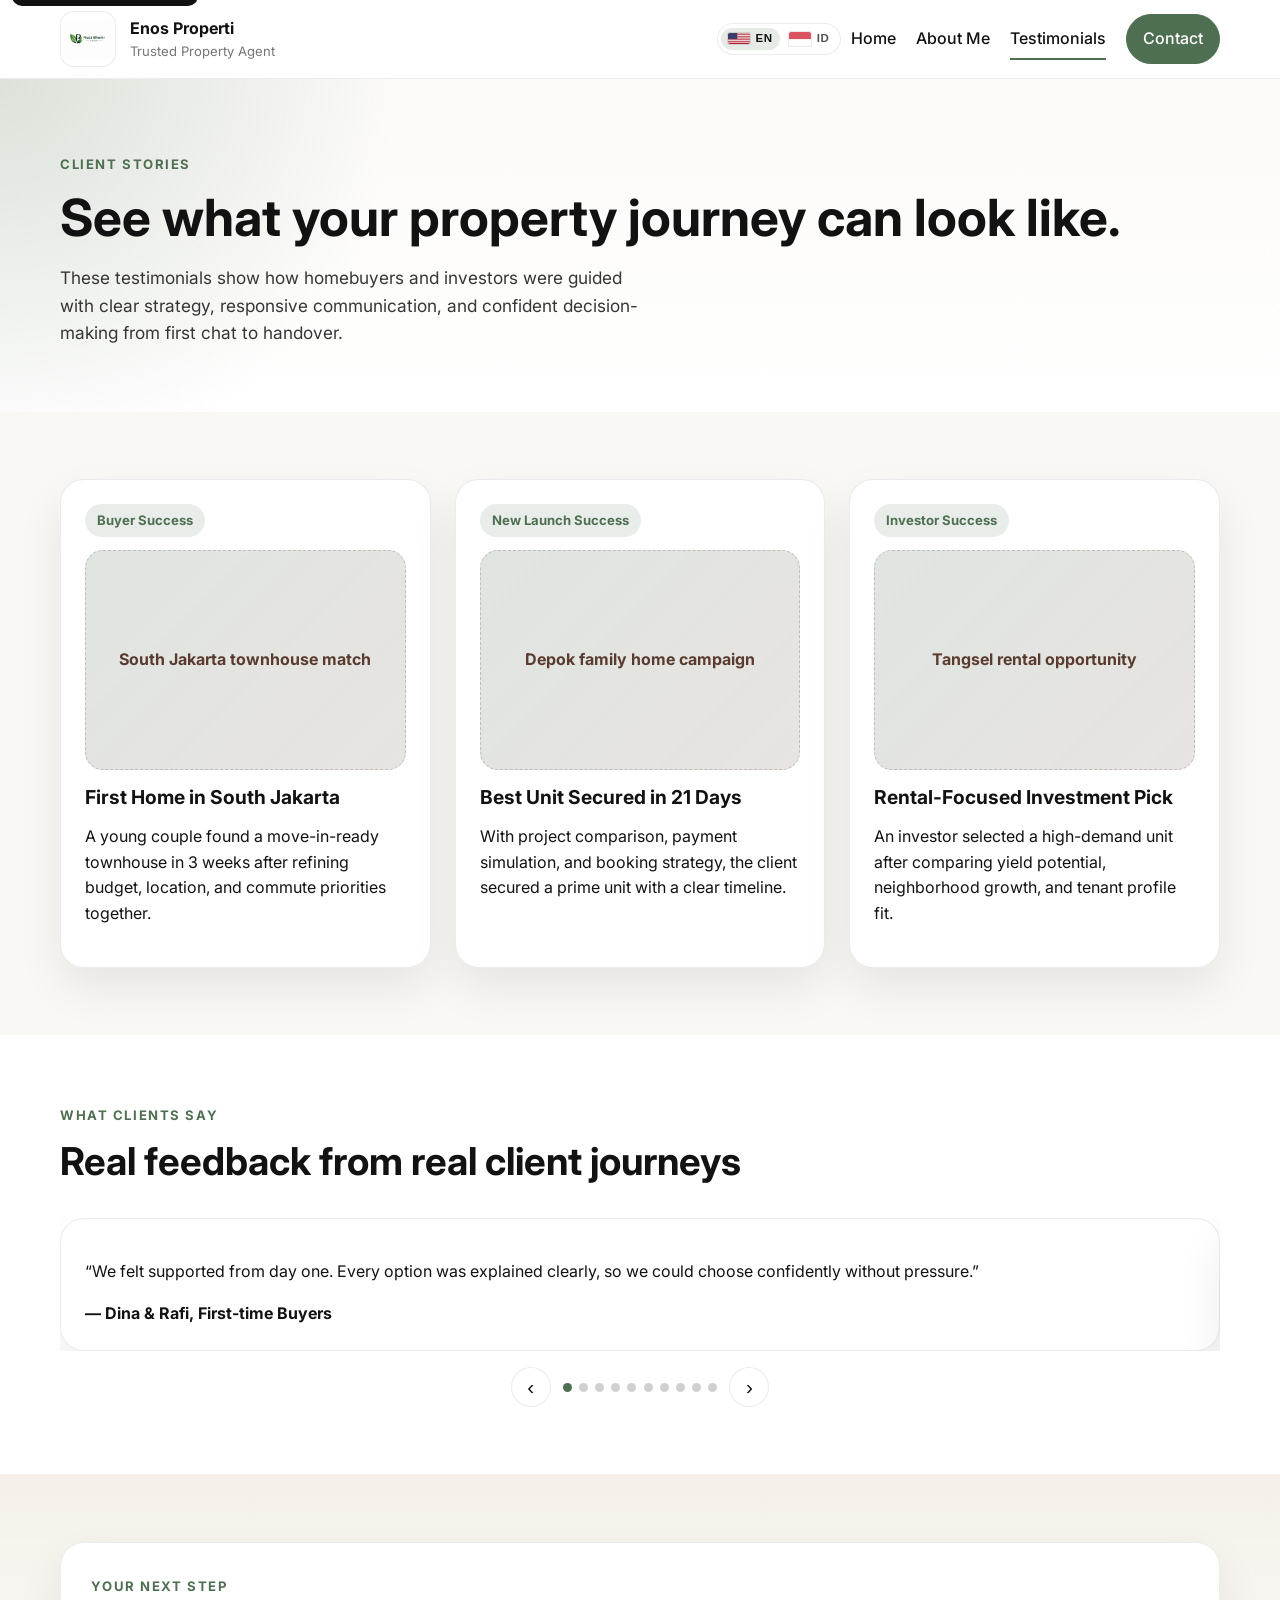
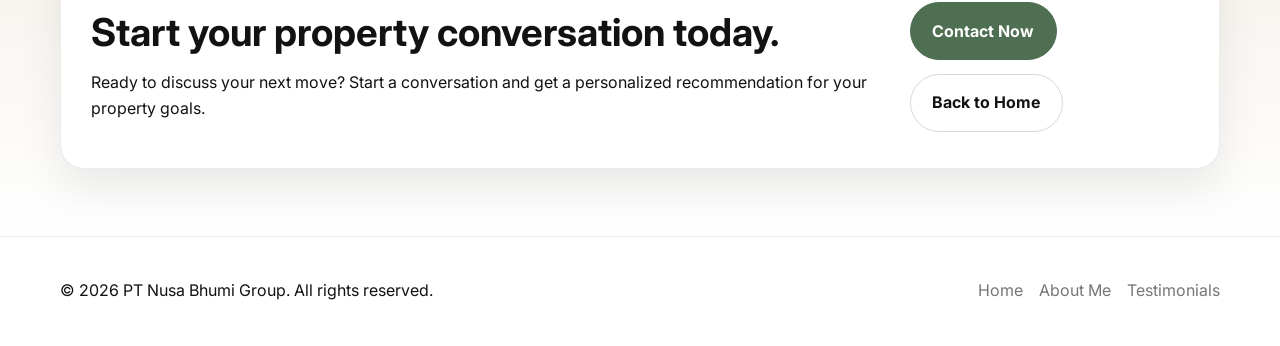
<file: htmls/testimony.html>
<!DOCTYPE html>
<html lang="en">
<head>
  <meta charset="UTF-8" />
  <meta name="viewport" content="width=device-width, initial-scale=1.0" />
  <title>Testimonials | Enos Properti</title>
  <meta name="description" content="Read client testimonials and success stories from buyers and investors choosing developer homes with Enos Properti." />
  <meta name="robots" content="index, follow" />
  <meta name="theme-color" content="#4f6f52" />
  <meta property="og:type" content="website" />
  <meta property="og:title" content="Testimonials | Enos Properti" />
  <meta property="og:description" content="Read client testimonials and success stories from buyers and investors choosing developer homes with Enos Properti." />
  <meta property="og:image" content="../Enos-Pic/Enos.jpeg" />
  <meta property="og:locale" content="en_US" />
  <meta name="twitter:card" content="summary_large_image" />
  <meta name="twitter:title" content="Testimonials | Enos Properti" />
  <meta name="twitter:description" content="Read client testimonials and success stories from buyers and investors choosing developer homes with Enos Properti." />
  <meta name="twitter:image" content="../Enos-Pic/Enos.jpeg" />
  <link rel="icon" type="image/jpeg" href="../Enos-Pic/logo.jpeg" />
  <link rel="preconnect" href="https://fonts.googleapis.com">
  <link rel="preconnect" href="https://fonts.gstatic.com" crossorigin>
  <link href="https://fonts.googleapis.com/css2?family=Inter:wght@400;500;600;700;800&display=swap" rel="stylesheet">
  <link rel="stylesheet" href="../css/style.css" />
  <script defer src="../js/i18n.js"></script>
  <script defer src="../js/main.js"></script>
</head>
<body data-page="testimony">
  <a class="skip-link" href="#main-content">Skip to main content</a>
  <header class="site-header">
    <div class="container nav-wrap">
      <a class="brand" href="../index.html">
        <span class="brand-mark">
          <img src="../Enos-Pic/logo.jpeg" alt="Enos Properti logo" />
        </span>
        <span>
          <strong>Enos Properti</strong>
          <small data-i18n="brand.tagline">Trusted Property Agent</small>
        </span>
      </a>

      <div class="header-end">
        <div class="lang-switcher" role="group" aria-label="Language">
          <button type="button" class="lang-btn" data-set-lang="en" aria-pressed="true" title="English">
            <span class="lang-flag-icon" aria-hidden="true">
              <svg xmlns="http://www.w3.org/2000/svg" viewBox="0 0 60 30" focusable="false">
                <clipPath id="clip-en"><rect width="60" height="30" rx="1"/></clipPath>
                <g clip-path="url(#clip-en)">
                  <path fill="#b22234" d="M0 0h60v30H0z"/>
                  <path stroke="#fff" stroke-width="2.3" d="M0 2.3h60M0 6.9h60M0 11.5h60M0 16.1h60M0 20.7h60M0 25.3h60"/>
                  <path fill="#3c3b6e" d="M0 0h25.2v16.5H0z"/>
                </g>
              </svg>
            </span>
            <span class="lang-code">EN</span>
          </button>
          <button type="button" class="lang-btn" data-set-lang="id" aria-pressed="false" title="Indonesian">
            <span class="lang-flag-icon" aria-hidden="true">
              <svg xmlns="http://www.w3.org/2000/svg" viewBox="0 0 3 2" focusable="false">
                <rect fill="#ce1126" width="3" height="1"/>
                <rect fill="#fff" y="1" width="3" height="1"/>
              </svg>
            </span>
            <span class="lang-code">ID</span>
          </button>
        </div>

        <button class="nav-toggle" aria-label="Open navigation" aria-expanded="false" aria-controls="primary-nav">
          <span></span>
          <span></span>
          <span></span>
        </button>

        <nav class="site-nav" id="primary-nav">
          <a href="../index.html" data-i18n="nav.home">Home</a>
          <a href="about.html" data-i18n="nav.about">About Me</a>
          <a class="active" href="testimony.html" data-i18n="nav.testimony">Testimonials</a>
          <a class="btn btn-sm" href="#contact-proof" data-i18n="nav.contact">Contact</a>
        </nav>
      </div>
    </div>
  </header>

  <main id="main-content">
    <section class="page-hero">
      <div class="container">
        <p class="eyebrow" data-i18n="testimony.pageEyebrow">Client Stories</p>
        <h1 data-i18n="testimony.hero.h1">See what your property journey can look like.</h1>
        <p class="lead narrow" data-i18n="testimony.hero.lead">
          These testimonials show how homebuyers and investors were guided with clear strategy, responsive communication,
          and confident decision-making from first chat to handover.
        </p>
      </div>
    </section>

    <section class="section muted">
      <div class="container proof-grid">
        <article class="proof-card">
          <span class="proof-label" data-i18n="testimony.proof.1.label">Buyer Success</span>
          <div class="image-placeholder" data-i18n="testimony.proof.1.placeholder">South Jakarta townhouse match</div>
          <h3 data-i18n="testimony.proof.1.h3">First Home in South Jakarta</h3>
          <p data-i18n="testimony.proof.1.p">A young couple found a move-in-ready townhouse in 3 weeks after refining budget, location, and commute priorities together.</p>
        </article>
        <article class="proof-card">
          <span class="proof-label" data-i18n="testimony.proof.2.label">New Launch Success</span>
          <div class="image-placeholder" data-i18n="testimony.proof.2.placeholder">Depok family home campaign</div>
          <h3 data-i18n="testimony.proof.2.h3">Best Unit Secured in 21 Days</h3>
          <p data-i18n="testimony.proof.2.p">With project comparison, payment simulation, and booking strategy, the client secured a prime unit with a clear timeline.</p>
        </article>
        <article class="proof-card">
          <span class="proof-label" data-i18n="testimony.proof.3.label">Investor Success</span>
          <div class="image-placeholder" data-i18n="testimony.proof.3.placeholder">Tangsel rental opportunity</div>
          <h3 data-i18n="testimony.proof.3.h3">Rental-Focused Investment Pick</h3>
          <p data-i18n="testimony.proof.3.p">An investor selected a high-demand unit after comparing yield potential, neighborhood growth, and tenant profile fit.</p>
        </article>
      </div>
    </section>

    <section class="section">
      <div class="container">
        <div class="section-head">
          <div>
            <p class="eyebrow" data-i18n="testimony.sat.eyebrow">What Clients Say</p>
            <h2 data-i18n="testimony.sat.h2">Real feedback from real client journeys</h2>
          </div>
        </div>
        <div class="testimonial-carousel" data-carousel>
          <div class="carousel-viewport">
            <div class="testimonial-track">
              <article class="testimonial-card testimonial-slide">
                <p data-i18n="testimony.quote.1">“We felt supported from day one. Every option was explained clearly, so we could choose confidently without pressure.”</p>
                <strong data-i18n="testimony.quote.by1">— Dina & Rafi, First-time Buyers</strong>
              </article>
              <article class="testimonial-card testimonial-slide">
                <p data-i18n="testimony.quote.2">“The unit selection process was organized and transparent. We always knew the next step and booked the right house quickly.”</p>
                <strong data-i18n="testimony.quote.by2">— Michael T., Homebuyer</strong>
              </article>
              <article class="testimonial-card testimonial-slide">
                <p data-i18n="testimony.quote.3">“Market insights were practical and easy to act on. It helped us invest with a clear return strategy, not guesswork.”</p>
                <strong data-i18n="testimony.quote.by3">— Arvin L., Property Investor</strong>
              </article>
              <article class="testimonial-card testimonial-slide">
                <p data-i18n="testimony.quote.4">“Very responsive and easy to talk to. We viewed only relevant properties, so no time was wasted.”</p>
                <strong data-i18n="testimony.quote.by4">— Kevin & Sarah, Busy Professionals</strong>
              </article>
              <article class="testimonial-card testimonial-slide">
                <p data-i18n="testimony.quote.5">“The pricing and promo advice was spot on. We got a better deal from the developer than we expected.”</p>
                <strong data-i18n="testimony.quote.by5">— Fajar H., Homebuyer</strong>
              </article>
              <article class="testimonial-card testimonial-slide">
                <p data-i18n="testimony.quote.6">“Every document step was explained in simple language. We felt calm even as first-time buyers.”</p>
                <strong data-i18n="testimony.quote.by6">— Alya & Reza, New Homeowners</strong>
              </article>
              <article class="testimonial-card testimonial-slide">
                <p data-i18n="testimony.quote.7">“Great local insight around Tangsel and Depok. The recommendations matched our real lifestyle needs.”</p>
                <strong data-i18n="testimony.quote.by7">— Nadia P., Relocating Family</strong>
              </article>
              <article class="testimonial-card testimonial-slide">
                <p data-i18n="testimony.quote.8">“The negotiation support was excellent. We got a fair deal and a timeline that worked for our move.”</p>
                <strong data-i18n="testimony.quote.by8">— Jonathan K., Buyer</strong>
              </article>
              <article class="testimonial-card testimonial-slide">
                <p data-i18n="testimony.quote.9">“Professional, friendly, and very practical. We always had clear options before making decisions.”</p>
                <strong data-i18n="testimony.quote.by9">— Livia M., Homebuyer</strong>
              </article>
              <article class="testimonial-card testimonial-slide">
                <p data-i18n="testimony.quote.10">“From market analysis to final handover, everything felt structured and trustworthy.”</p>
                <strong data-i18n="testimony.quote.by10">— Rendy T., Investor</strong>
              </article>
            </div>
          </div>
          <div class="carousel-controls">
            <button type="button" class="carousel-btn" data-carousel-prev aria-label="Previous testimonial">‹</button>
            <div class="carousel-dots" data-carousel-dots></div>
            <button type="button" class="carousel-btn" data-carousel-next aria-label="Next testimonial">›</button>
          </div>
        </div>
      </div>
    </section>

    <section class="section soft-accent" id="contact-proof">
      <div class="container cta-panel">
        <div>
          <p class="eyebrow" data-i18n="testimony.cta.eyebrow">Your Next Step</p>
          <h2 data-i18n="testimony.cta.h2">Start your property conversation today.</h2>
          <p data-i18n="testimony.cta.p">
            Ready to discuss your next move? Start a conversation and get a personalized recommendation for your property goals.
          </p>
        </div>
        <div class="cta-actions">
          <a class="btn" href="https://api.whatsapp.com/message/AVIY6R47TOXSC1" target="_blank" rel="noopener noreferrer" data-i18n="testimony.btn.contact">Contact Now</a>
          <a class="btn btn-outline" href="../index.html" data-i18n="testimony.btn.home">Back to Home</a>
        </div>
      </div>
    </section>
  </main>

  <footer class="site-footer">
    <div class="container footer-wrap">
      <p data-i18n="footer.rights">© 2026 PT Nusa Bhumi Group. All rights reserved.</p>
      <div class="footer-links">
        <a href="../index.html" data-i18n="nav.home">Home</a>
        <a href="about.html" data-i18n="nav.about">About Me</a>
        <a href="testimony.html" data-i18n="nav.testimony">Testimonials</a>
      </div>
    </div>
  </footer>
</body>
</html>
</file>
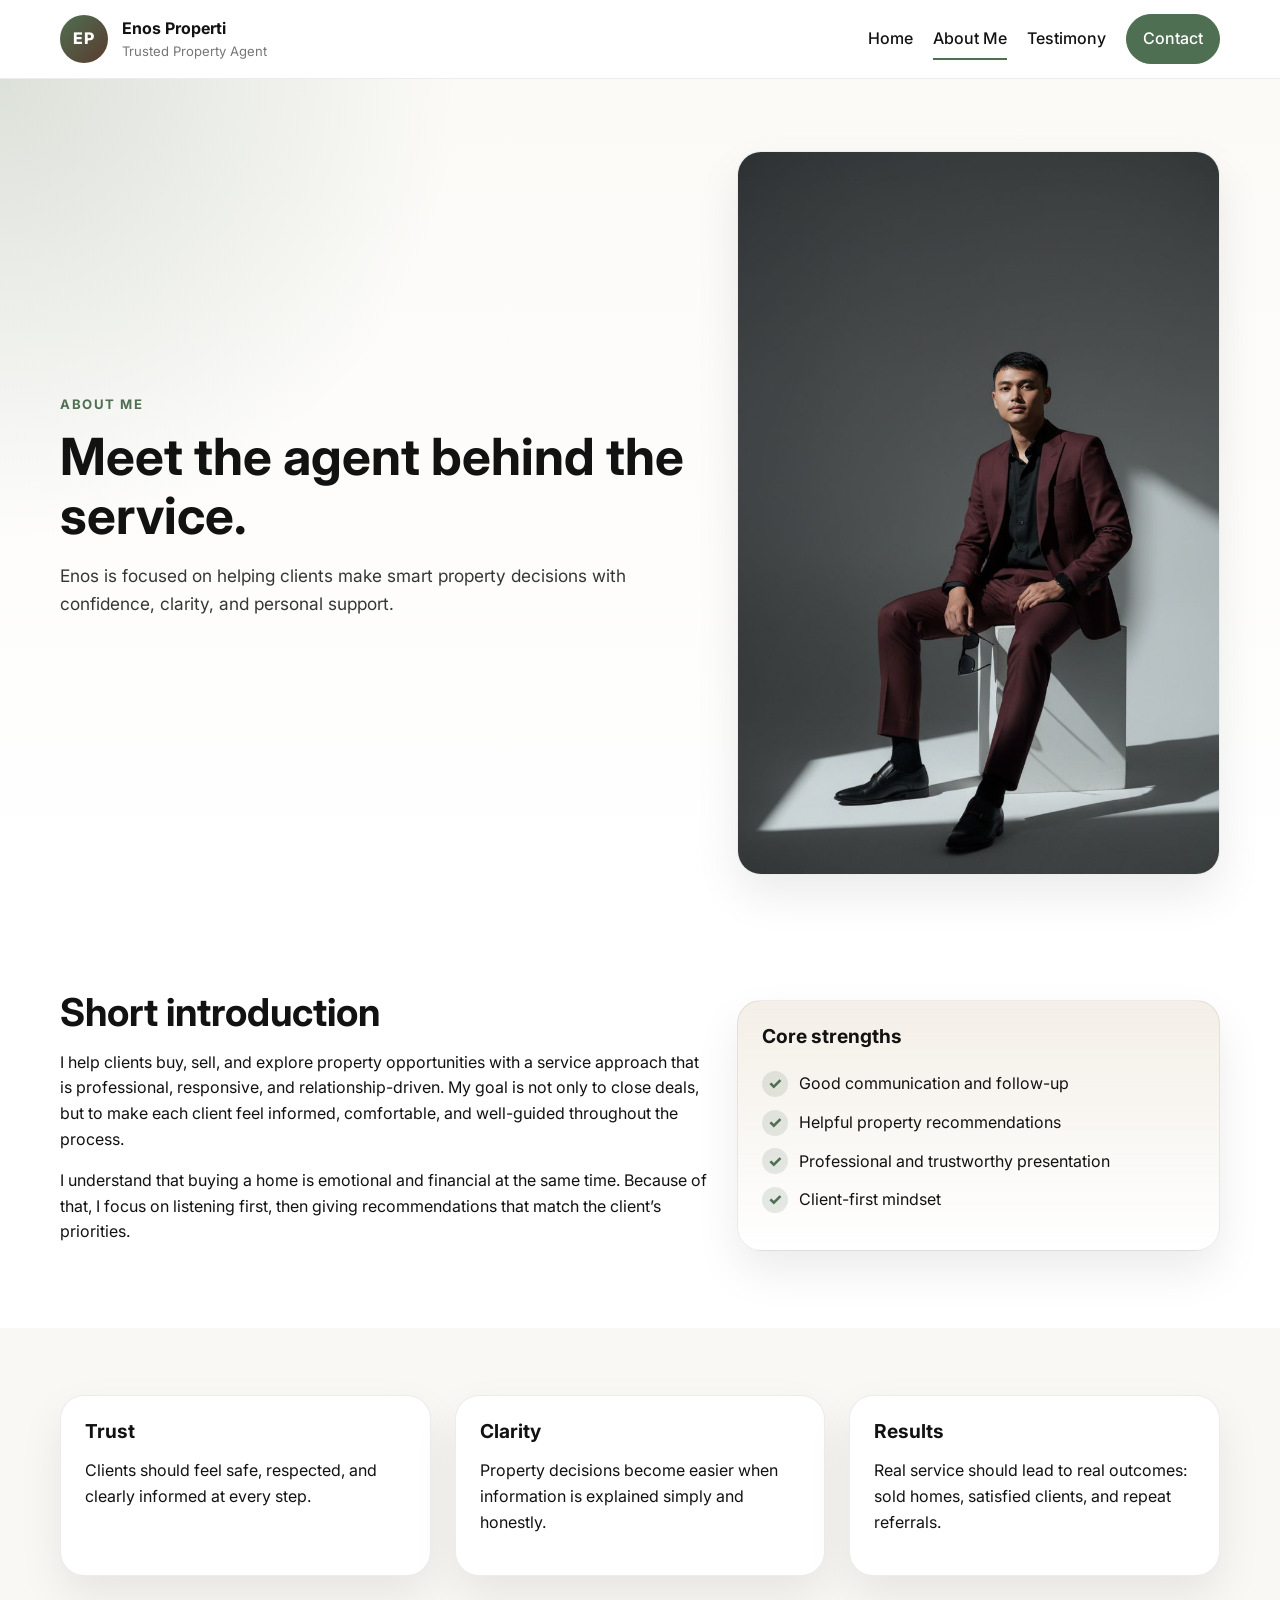
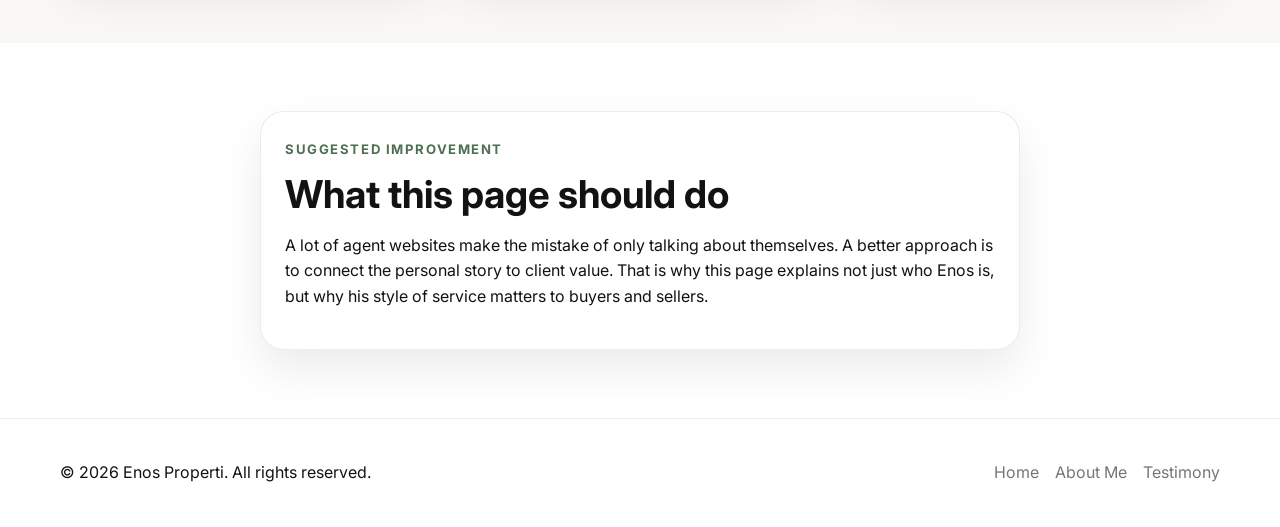
<file: bhumi-group/htmls/about.html>
<!DOCTYPE html>
<html lang="en">
<head>
  <meta charset="UTF-8" />
  <meta name="viewport" content="width=device-width, initial-scale=1.0" />
  <title>About Me | Enos Properti</title>
  <meta name="description" content="Learn more about Enos and his property service approach." />
  <link rel="preconnect" href="https://fonts.googleapis.com">
  <link rel="preconnect" href="https://fonts.gstatic.com" crossorigin>
  <link href="https://fonts.googleapis.com/css2?family=Inter:wght@400;500;600;700;800&display=swap" rel="stylesheet">
  <link rel="stylesheet" href="../css/style.css" />
  <script defer src="../js/main.js"></script>
</head>
<body>
  <header class="site-header">
    <div class="container nav-wrap">
      <a class="brand" href="../index.html">
        <span class="brand-mark">EP</span>
        <span>
          <strong>Enos Properti</strong>
          <small>Trusted Property Agent</small>
        </span>
      </a>

      <button class="nav-toggle" aria-label="Open navigation" aria-expanded="false">
        <span></span>
        <span></span>
        <span></span>
      </button>

      <nav class="site-nav">
        <a href="../index.html">Home</a>
        <a class="active" href="about.html">About Me</a>
        <a href="testimony.html">Testimony</a>
        <a class="btn btn-sm" href="testimony.html#contact-proof">Contact</a>
      </nav>
    </div>
  </header>

  <main>
    <section class="page-hero">
      <div class="container page-hero-grid">
        <div>
          <p class="eyebrow">About Me</p>
          <h1>Meet the agent behind the service.</h1>
          <p class="lead">
            Enos is focused on helping clients make smart property decisions with confidence, clarity, and personal support.
          </p>
        </div>
        <div class="portrait-frame small">
          <img src="../Enos-Pic/Enos.jpeg" alt="Enos sitting in a suit" />
        </div>
      </div>
    </section>

    <section class="section">
      <div class="container split-grid">
        <article>
          <h2>Short introduction</h2>
          <p>
            I help clients buy, sell, and explore property opportunities with a service approach that is professional,
            responsive, and relationship-driven. My goal is not only to close deals, but to make each client feel informed,
            comfortable, and well-guided throughout the process.
          </p>
          <p>
            I understand that buying a home is emotional and financial at the same time. Because of that, I focus on listening first,
            then giving recommendations that match the client’s priorities.
          </p>
        </article>
        <article class="info-panel">
          <h3>Core strengths</h3>
          <ul class="check-list">
            <li>Good communication and follow-up</li>
            <li>Helpful property recommendations</li>
            <li>Professional and trustworthy presentation</li>
            <li>Client-first mindset</li>
          </ul>
        </article>
      </div>
    </section>

    <section class="section muted">
      <div class="container values-grid">
        <article class="value-card">
          <h3>Trust</h3>
          <p>Clients should feel safe, respected, and clearly informed at every step.</p>
        </article>
        <article class="value-card">
          <h3>Clarity</h3>
          <p>Property decisions become easier when information is explained simply and honestly.</p>
        </article>
        <article class="value-card">
          <h3>Results</h3>
          <p>Real service should lead to real outcomes: sold homes, satisfied clients, and repeat referrals.</p>
        </article>
      </div>
    </section>

    <section class="section">
      <div class="container story-box">
        <p class="eyebrow">Suggested improvement</p>
        <h2>What this page should do</h2>
        <p>
          A lot of agent websites make the mistake of only talking about themselves. A better approach is to connect the personal story to client value.
          That is why this page explains not just who Enos is, but why his style of service matters to buyers and sellers.
        </p>
      </div>
    </section>
  </main>

  <footer class="site-footer">
    <div class="container footer-wrap">
      <p>© 2026 Enos Properti. All rights reserved.</p>
      <div class="footer-links">
        <a href="../index.html">Home</a>
        <a href="about.html">About Me</a>
        <a href="testimony.html">Testimony</a>
      </div>
    </div>
  </footer>
</body>
</html>
</file>
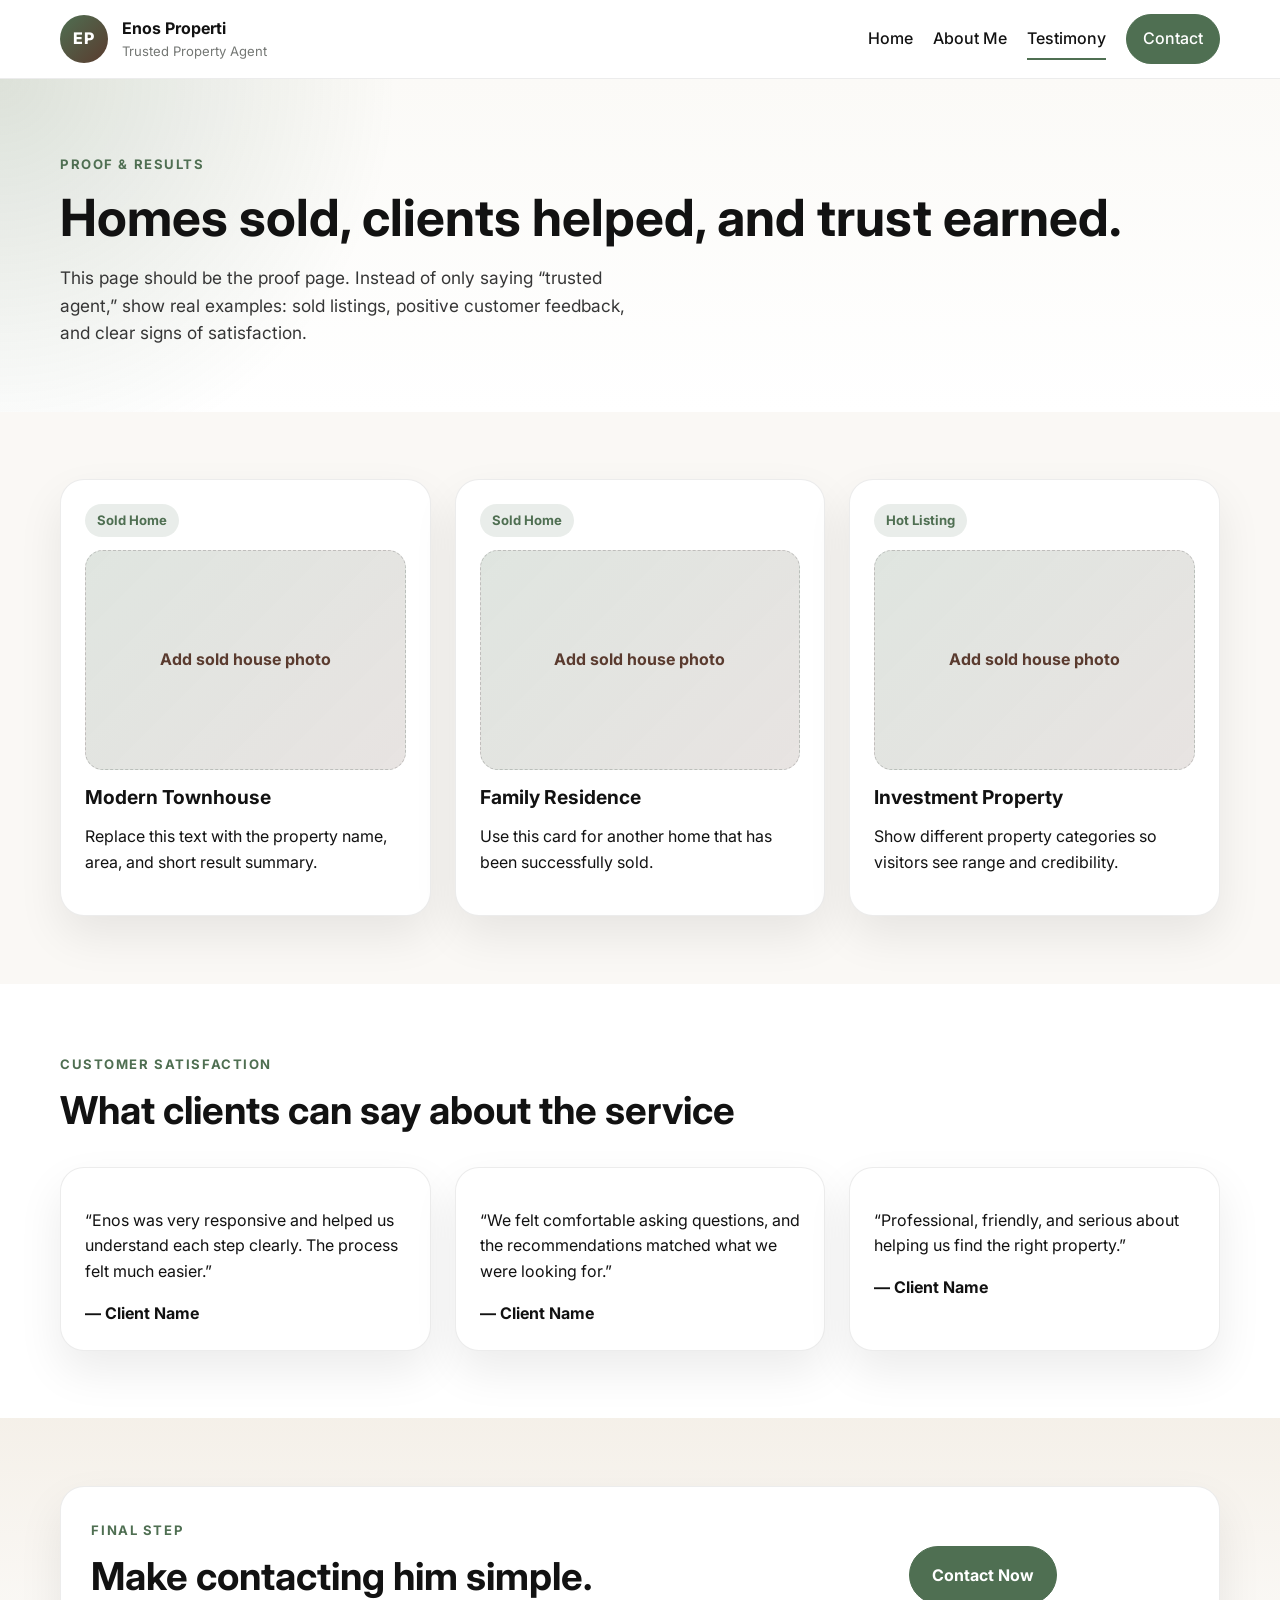
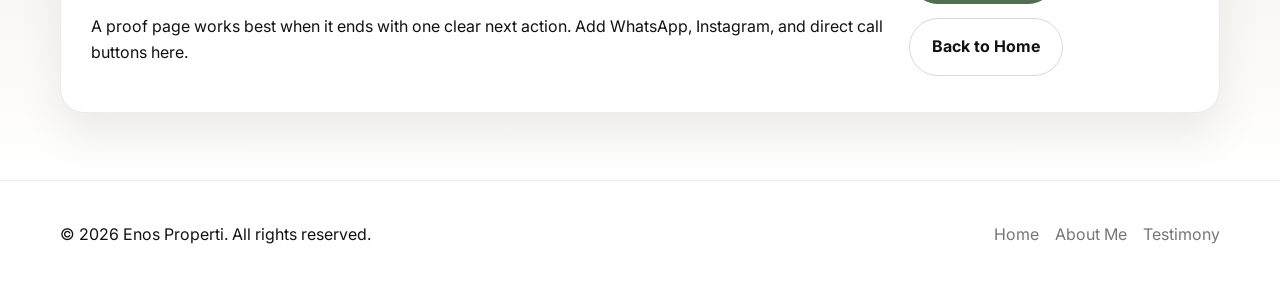
<file: bhumi-group/htmls/testimony.html>
<!DOCTYPE html>
<html lang="en">
<head>
  <meta charset="UTF-8" />
  <meta name="viewport" content="width=device-width, initial-scale=1.0" />
  <title>Testimony | Enos Properti</title>
  <meta name="description" content="Proof of work, sold homes, and client satisfaction for Enos Properti." />
  <link rel="preconnect" href="https://fonts.googleapis.com">
  <link rel="preconnect" href="https://fonts.gstatic.com" crossorigin>
  <link href="https://fonts.googleapis.com/css2?family=Inter:wght@400;500;600;700;800&display=swap" rel="stylesheet">
  <link rel="stylesheet" href="../css/style.css" />
  <script defer src="../js/main.js"></script>
</head>
<body>
  <header class="site-header">
    <div class="container nav-wrap">
      <a class="brand" href="../index.html">
        <span class="brand-mark">EP</span>
        <span>
          <strong>Enos Properti</strong>
          <small>Trusted Property Agent</small>
        </span>
      </a>

      <button class="nav-toggle" aria-label="Open navigation" aria-expanded="false">
        <span></span>
        <span></span>
        <span></span>
      </button>

      <nav class="site-nav">
        <a href="../index.html">Home</a>
        <a href="about.html">About Me</a>
        <a class="active" href="testimony.html">Testimony</a>
        <a class="btn btn-sm" href="#contact-proof">Contact</a>
      </nav>
    </div>
  </header>

  <main>
    <section class="page-hero">
      <div class="container">
        <p class="eyebrow">Proof & Results</p>
        <h1>Homes sold, clients helped, and trust earned.</h1>
        <p class="lead narrow">
          This page should be the proof page. Instead of only saying “trusted agent,” show real examples: sold listings,
          positive customer feedback, and clear signs of satisfaction.
        </p>
      </div>
    </section>

    <section class="section muted">
      <div class="container proof-grid">
        <article class="proof-card">
          <span class="proof-label">Sold Home</span>
          <div class="image-placeholder">Add sold house photo</div>
          <h3>Modern Townhouse</h3>
          <p>Replace this text with the property name, area, and short result summary.</p>
        </article>
        <article class="proof-card">
          <span class="proof-label">Sold Home</span>
          <div class="image-placeholder">Add sold house photo</div>
          <h3>Family Residence</h3>
          <p>Use this card for another home that has been successfully sold.</p>
        </article>
        <article class="proof-card">
          <span class="proof-label">Hot Listing</span>
          <div class="image-placeholder">Add sold house photo</div>
          <h3>Investment Property</h3>
          <p>Show different property categories so visitors see range and credibility.</p>
        </article>
      </div>
    </section>

    <section class="section">
      <div class="container">
        <div class="section-head">
          <div>
            <p class="eyebrow">Customer satisfaction</p>
            <h2>What clients can say about the service</h2>
          </div>
        </div>
        <div class="testimonial-grid">
          <article class="testimonial-card">
            <p>“Enos was very responsive and helped us understand each step clearly. The process felt much easier.”</p>
            <strong>— Client Name</strong>
          </article>
          <article class="testimonial-card">
            <p>“We felt comfortable asking questions, and the recommendations matched what we were looking for.”</p>
            <strong>— Client Name</strong>
          </article>
          <article class="testimonial-card">
            <p>“Professional, friendly, and serious about helping us find the right property.”</p>
            <strong>— Client Name</strong>
          </article>
        </div>
      </div>
    </section>

    <section class="section soft-accent" id="contact-proof">
      <div class="container cta-panel">
        <div>
          <p class="eyebrow">Final step</p>
          <h2>Make contacting him simple.</h2>
          <p>
            A proof page works best when it ends with one clear next action. Add WhatsApp, Instagram, and direct call buttons here.
          </p>
        </div>
        <div class="cta-actions">
          <a class="btn" href="#">Contact Now</a>
          <a class="btn btn-outline" href="../index.html">Back to Home</a>
        </div>
      </div>
    </section>
  </main>

  <footer class="site-footer">
    <div class="container footer-wrap">
      <p>© 2026 Enos Properti. All rights reserved.</p>
      <div class="footer-links">
        <a href="../index.html">Home</a>
        <a href="about.html">About Me</a>
        <a href="testimony.html">Testimony</a>
      </div>
    </div>
  </footer>
</body>
</html>
</file>
<file: css/style.css>
:root {
  --green: #4f6f52;
  --green-dark: #38553a;
  --gray: #747774;
  --black: #121212;
  --white: #ffffff;
  --cream: #efe8dd;
  --chocolate: #5a3b2f;
  --border: rgba(18, 18, 18, 0.08);
  --shadow: 0 20px 45px rgba(18, 18, 18, 0.08);
  --radius-lg: 24px;
  --radius-md: 18px;
  --radius-sm: 12px;
  --container: 1160px;
}

* {
  box-sizing: border-box;
}

html {
  scroll-behavior: smooth;
}

body {
  margin: 0;
  font-family: "Inter", system-ui, -apple-system, BlinkMacSystemFont, "Segoe UI", sans-serif;
  background: var(--white);
  color: var(--black);
  line-height: 1.6;
}

img {
  display: block;
  max-width: 100%;
}

a {
  color: inherit;
  text-decoration: none;
}

a:focus-visible,
button:focus-visible {
  outline: 3px solid rgba(79, 111, 82, 0.5);
  outline-offset: 3px;
}

.skip-link {
  position: absolute;
  top: -40px;
  left: 0.75rem;
  z-index: 2000;
  padding: 0.65rem 0.85rem;
  border-radius: 10px;
  background: var(--black);
  color: var(--white);
  font-weight: 700;
}

.skip-link:focus-visible {
  top: 0.7rem;
}

.container {
  width: min(calc(100% - 2rem), var(--container));
  margin: 0 auto;
}

.site-header {
  position: sticky;
  top: 0;
  z-index: 1000;
  background: rgba(255, 255, 255, 0.86);
  backdrop-filter: blur(12px);
  border-bottom: 1px solid var(--border);
}

.nav-wrap {
  display: flex;
  align-items: center;
  justify-content: space-between;
  min-height: 78px;
  gap: 1rem;
}

.header-end {
  display: flex;
  align-items: center;
  gap: 0.65rem;
  margin-left: auto;
}

.lang-switcher {
  display: inline-flex;
  align-items: center;
  gap: 0.15rem;
  padding: 0.2rem;
  border-radius: 999px;
  border: 1px solid var(--border);
  background: rgba(255, 255, 255, 0.92);
}

.lang-btn {
  display: inline-flex;
  align-items: center;
  justify-content: center;
  gap: 0.35rem;
  margin: 0;
  min-width: 2.25rem;
  padding: 0.3rem 0.45rem;
  border: 0;
  border-radius: 999px;
  background: transparent;
  font-size: 0.72rem;
  font-weight: 700;
  letter-spacing: 0.04em;
  line-height: 1;
  color: var(--black);
  cursor: pointer;
  opacity: 0.72;
  transition: opacity 0.2s ease, background 0.2s ease;
}

.lang-flag-icon {
  display: flex;
  flex-shrink: 0;
  border-radius: 2px;
  overflow: hidden;
  box-shadow: 0 0 0 1px rgba(18, 18, 18, 0.12);
}

.lang-flag-icon svg {
  display: block;
  width: 22px;
  height: auto;
}

.lang-code {
  font-size: 0.72rem;
  font-weight: 700;
  letter-spacing: 0.04em;
}

.lang-btn:hover {
  opacity: 0.92;
}

.lang-btn.is-active {
  opacity: 1;
  background: rgba(79, 111, 82, 0.14);
}

.brand {
  display: flex;
  align-items: center;
  gap: 0.9rem;
}

.brand strong,
.brand small {
  display: block;
}

.brand strong {
  font-size: 1rem;
}

.brand small {
  color: var(--gray);
  font-size: 0.82rem;
}

.brand-mark {
  width: 56px;
  height: 56px;
  display: grid;
  place-items: center;
  border-radius: 14px;
  border: 1px solid var(--border);
  background: #ffffff;
  overflow: hidden;
}

.brand-mark img {
  width: 100%;
  height: 100%;
  object-fit: contain;
  object-position: center;
  transform: scale(1.12);
}

.site-nav {
  display: flex;
  align-items: center;
  gap: 1.25rem;
}

.site-nav a {
  font-weight: 500;
  position: relative;
}

.site-nav a.active:not(.btn)::after,
.site-nav a:hover:not(.btn)::after {
  content: "";
  position: absolute;
  left: 0;
  bottom: -8px;
  width: 100%;
  height: 2px;
  background: var(--green);
}

.nav-toggle {
  display: none;
  background: transparent;
  border: 0;
  padding: 0.2rem;
  cursor: pointer;
}

.nav-toggle span {
  display: block;
  width: 28px;
  height: 2px;
  background: var(--black);
  margin: 6px 0;
  transition: 0.25s ease;
}

.btn {
  display: inline-flex;
  align-items: center;
  justify-content: center;
  gap: 0.5rem;
  padding: 0.95rem 1.35rem;
  border-radius: 999px;
  background: var(--green);
  color: var(--white);
  font-weight: 700;
  border: 1px solid var(--green);
  transition: 0.25s ease;
}

.btn:hover {
  transform: translateY(-1px);
  background: var(--green-dark);
}

.btn-outline {
  background: transparent;
  color: var(--black);
  border: 1px solid rgba(18, 18, 18, 0.16);
}

.btn-outline:hover {
  background: var(--black);
  color: var(--white);
  border-color: var(--black);
}

.btn-sm {
  padding: 0.7rem 1rem;
}

.hero,
.page-hero {
  padding: 4.5rem 0 3rem;
  background:
    radial-gradient(circle at top left, rgba(79, 111, 82, 0.18), transparent 30%),
    linear-gradient(180deg, #fbfaf7 0%, #ffffff 100%);
}

.hero-grid,
.page-hero-grid,
.split-grid,
.stats-grid,
.values-grid,
.proof-grid,
.testimonial-grid {
  display: grid;
  gap: 1.5rem;
}

.hero-grid,
.page-hero-grid,
.split-grid {
  grid-template-columns: 1.15fr 0.85fr;
  align-items: center;
}

.eyebrow {
  display: inline-flex;
  align-items: center;
  gap: 0.35rem;
  margin: 0 0 0.8rem;
  font-size: 0.82rem;
  letter-spacing: 0.12em;
  text-transform: uppercase;
  color: var(--green);
  font-weight: 700;
}

h1,
h2,
h3 {
  margin: 0 0 1rem;
  line-height: 1.15;
}

h1 {
  font-size: clamp(2.35rem, 4vw, 4.4rem);
}

h2 {
  font-size: clamp(1.7rem, 3vw, 2.6rem);
}

h3 {
  font-size: 1.2rem;
}

.lead {
  font-size: 1.08rem;
  color: #363636;
  max-width: 60ch;
}

.intro-line {
  margin: 0 0 0.55rem;
  font-weight: 700;
  color: var(--chocolate);
}

.profile-badges {
  margin: 1rem 0 0;
  padding: 0;
  list-style: none;
  display: grid;
  gap: 0.5rem;
}

.profile-badges li {
  display: inline-flex;
  align-items: center;
  width: fit-content;
  max-width: 100%;
  padding: 0.35rem 0.7rem;
  border-radius: 999px;
  background: rgba(79, 111, 82, 0.1);
  color: #254226;
  font-weight: 600;
  font-size: 0.88rem;
}

.profile-badges a {
  color: inherit;
}

.narrow {
  max-width: 54ch;
}

.hero-actions,
.cta-actions {
  display: flex;
  flex-wrap: wrap;
  gap: 0.85rem;
  margin-top: 1.5rem;
}

.trust-points,
.check-list {
  margin: 1.5rem 0 0;
  padding: 0;
  list-style: none;
}

.trust-points li,
.check-list li {
  margin-bottom: 0.8rem;
  display: flex;
  align-items: center;
  gap: 0.7rem;
}

.trust-points li::before,
.check-list li::before {
  content: "✓";
  width: 26px;
  height: 26px;
  display: grid;
  place-items: center;
  border-radius: 50%;
  background: rgba(79, 111, 82, 0.14);
  color: var(--green);
  font-weight: 800;
}

.hero-card,
.portrait-frame,
.stat-card,
.feature-card,
.value-card,
.info-panel,
.story-box,
.proof-card,
.testimonial-card,
.cta-panel {
  border-radius: var(--radius-lg);
  border: 1px solid var(--border);
  box-shadow: var(--shadow);
  background: var(--white);
}

.hero-card {
  overflow: hidden;
}

.hero-card img,
.portrait-frame img {
  width: 100%;
  height: 100%;
  object-fit: cover;
}

.hero-card-info {
  padding: 1.1rem 1.25rem 1.35rem;
  background: linear-gradient(180deg, rgba(90, 59, 47, 0.04), rgba(79, 111, 82, 0.08));
}

.hero-card-info h2 {
  font-size: 1.35rem;
  margin-bottom: 0.2rem;
}

.hero-card-info p {
  margin: 0;
  color: var(--gray);
}

.portrait-frame {
  overflow: hidden;
  min-height: 580px;
}

.portrait-frame.small {
  min-height: 420px;
}

.section {
  padding: 4.2rem 0;
}

.muted {
  background: #faf8f5;
}

.soft-accent {
  background: linear-gradient(180deg, rgba(239, 232, 221, 0.65), rgba(255, 255, 255, 0.8));
}

.stats-grid,
.values-grid,
.proof-grid,
.testimonial-grid {
  grid-template-columns: repeat(3, minmax(0, 1fr));
}

.stat-card,
.feature-card,
.value-card,
.info-panel,
.story-box,
.proof-card,
.testimonial-card {
  padding: 1.5rem;
}

.feature-stack {
  display: grid;
  gap: 1rem;
}

.info-panel {
  background: linear-gradient(180deg, rgba(239, 232, 221, 0.7), rgba(255, 255, 255, 1));
}

.story-box {
  max-width: 760px;
}

.fun-box,
.quick-qa {
  border-radius: var(--radius-lg);
  border: 1px solid var(--border);
  box-shadow: var(--shadow);
  background: var(--white);
  padding: 1.5rem;
}

.fun-box {
  background: linear-gradient(180deg, rgba(79, 111, 82, 0.08), rgba(255, 255, 255, 1));
}

.qa-list {
  list-style: none;
  margin: 1rem 0 0;
  padding: 0;
  display: grid;
  gap: 0.85rem;
}

.qa-list li {
  padding: 0.85rem 1rem;
  border-radius: var(--radius-sm);
  border: 1px solid var(--border);
  background: #fbfbfb;
}

.qa-list strong {
  display: block;
  margin-bottom: 0.35rem;
}

.qa-list p {
  margin: 0;
}

.section-head {
  display: flex;
  justify-content: space-between;
  align-items: end;
  gap: 1rem;
  margin-bottom: 1.2rem;
}

.proof-label {
  display: inline-block;
  margin-bottom: 0.85rem;
  padding: 0.35rem 0.75rem;
  border-radius: 999px;
  background: rgba(79, 111, 82, 0.12);
  color: var(--green);
  font-size: 0.82rem;
  font-weight: 700;
}

.testimonial-carousel {
  display: grid;
  gap: 1rem;
}

.carousel-viewport {
  overflow: hidden;
}

.testimonial-track {
  display: flex;
  transition: transform 0.45s ease;
  will-change: transform;
}

.testimonial-slide {
  min-width: 100%;
}

.carousel-controls {
  display: flex;
  align-items: center;
  justify-content: center;
  gap: 0.75rem;
}

.carousel-btn {
  width: 40px;
  height: 40px;
  border: 1px solid var(--border);
  border-radius: 50%;
  background: var(--white);
  color: var(--black);
  font-size: 1.3rem;
  line-height: 1;
  cursor: pointer;
  transition: 0.2s ease;
}

.carousel-btn:hover {
  background: var(--green);
  color: var(--white);
  border-color: var(--green);
}

.carousel-dots {
  display: flex;
  align-items: center;
  justify-content: center;
  gap: 0.45rem;
  flex-wrap: wrap;
}

.carousel-dot {
  width: 9px;
  height: 9px;
  border-radius: 50%;
  border: 0;
  background: rgba(18, 18, 18, 0.2);
  cursor: pointer;
  padding: 0;
}

.carousel-dot.is-active {
  background: var(--green);
}

.image-placeholder {
  display: grid;
  place-items: center;
  min-height: 220px;
  margin-bottom: 1rem;
  border-radius: var(--radius-md);
  border: 1px dashed rgba(18, 18, 18, 0.18);
  background: linear-gradient(135deg, rgba(79, 111, 82, 0.18), rgba(90, 59, 47, 0.14));
  color: var(--chocolate);
  text-align: center;
  font-weight: 700;
}

.cta-panel {
  padding: 1.9rem;
  display: flex;
  justify-content: space-between;
  align-items: center;
  gap: 1.5rem;
}

.site-footer {
  padding: 1.6rem 0;
  border-top: 1px solid var(--border);
  background: var(--white);
}

.footer-wrap,
.footer-links {
  display: flex;
  align-items: center;
  justify-content: space-between;
  gap: 1rem;
  flex-wrap: wrap;
}

.footer-links {
  justify-content: flex-start;
}

.footer-links a {
  color: var(--gray);
}

@media (max-width: 900px) {
  .hero-grid,
  .page-hero-grid,
  .split-grid,
  .stats-grid,
  .values-grid,
  .proof-grid,
  .testimonial-grid {
    grid-template-columns: 1fr;
  }

  .site-nav {
    position: absolute;
    top: 78px;
    left: 0;
    right: 0;
    padding: 1rem;
    background: rgba(255, 255, 255, 0.98);
    border-bottom: 1px solid var(--border);
    display: none;
    flex-direction: column;
    align-items: stretch;
    gap: 0.85rem;
  }

  .site-nav.open {
    display: flex;
  }

  .site-nav a.active:not(.btn)::after,
  .site-nav a:hover:not(.btn)::after {
    display: none;
  }

  .nav-toggle {
    display: block;
  }

  .nav-toggle.active span:nth-child(1) {
    transform: translateY(8px) rotate(45deg);
  }

  .nav-toggle.active span:nth-child(2) {
    opacity: 0;
  }

  .nav-toggle.active span:nth-child(3) {
    transform: translateY(-8px) rotate(-45deg);
  }

  .cta-panel,
  .footer-wrap {
    flex-direction: column;
    align-items: flex-start;
  }

  .portrait-frame,
  .portrait-frame.small {
    min-height: auto;
  }

  .carousel-btn {
    width: 36px;
    height: 36px;
  }
}

@media (max-width: 560px) {
  .hero,
  .page-hero,
  .section {
    padding-top: 3.2rem;
    padding-bottom: 3.2rem;
  }

  h1 {
    font-size: 2.3rem;
  }

  .brand strong {
    font-size: 0.95rem;
  }

  .brand small {
    font-size: 0.75rem;
  }

  .container {
    width: min(calc(100% - 1.15rem), var(--container));
  }
}
</file>
<file: bhumi-group/css/style.css>
:root {
  --green: #4f6f52;
  --green-dark: #38553a;
  --gray: #747774;
  --black: #121212;
  --white: #ffffff;
  --cream: #efe8dd;
  --chocolate: #5a3b2f;
  --border: rgba(18, 18, 18, 0.08);
  --shadow: 0 20px 45px rgba(18, 18, 18, 0.08);
  --radius-lg: 24px;
  --radius-md: 18px;
  --radius-sm: 12px;
  --container: 1160px;
}

* {
  box-sizing: border-box;
}

html {
  scroll-behavior: smooth;
}

body {
  margin: 0;
  font-family: "Inter", system-ui, -apple-system, BlinkMacSystemFont, "Segoe UI", sans-serif;
  background: var(--white);
  color: var(--black);
  line-height: 1.6;
}

img {
  display: block;
  max-width: 100%;
}

a {
  color: inherit;
  text-decoration: none;
}

.container {
  width: min(calc(100% - 2rem), var(--container));
  margin: 0 auto;
}

.site-header {
  position: sticky;
  top: 0;
  z-index: 1000;
  background: rgba(255, 255, 255, 0.86);
  backdrop-filter: blur(12px);
  border-bottom: 1px solid var(--border);
}

.nav-wrap {
  display: flex;
  align-items: center;
  justify-content: space-between;
  min-height: 78px;
  gap: 1rem;
}

.brand {
  display: flex;
  align-items: center;
  gap: 0.9rem;
}

.brand strong,
.brand small {
  display: block;
}

.brand strong {
  font-size: 1rem;
}

.brand small {
  color: var(--gray);
  font-size: 0.82rem;
}

.brand-mark {
  width: 48px;
  height: 48px;
  display: grid;
  place-items: center;
  border-radius: 50%;
  background: linear-gradient(135deg, var(--green), var(--chocolate));
  color: var(--white);
  font-weight: 800;
  letter-spacing: 0.08em;
}

.site-nav {
  display: flex;
  align-items: center;
  gap: 1.25rem;
}

.site-nav a {
  font-weight: 500;
  position: relative;
}

.site-nav a.active:not(.btn)::after,
.site-nav a:hover:not(.btn)::after {
  content: "";
  position: absolute;
  left: 0;
  bottom: -8px;
  width: 100%;
  height: 2px;
  background: var(--green);
}

.nav-toggle {
  display: none;
  background: transparent;
  border: 0;
  padding: 0.2rem;
  cursor: pointer;
}

.nav-toggle span {
  display: block;
  width: 28px;
  height: 2px;
  background: var(--black);
  margin: 6px 0;
  transition: 0.25s ease;
}

.btn {
  display: inline-flex;
  align-items: center;
  justify-content: center;
  gap: 0.5rem;
  padding: 0.95rem 1.35rem;
  border-radius: 999px;
  background: var(--green);
  color: var(--white);
  font-weight: 700;
  border: 1px solid var(--green);
  transition: 0.25s ease;
}

.btn:hover {
  transform: translateY(-1px);
  background: var(--green-dark);
}

.btn-outline {
  background: transparent;
  color: var(--black);
  border: 1px solid rgba(18, 18, 18, 0.16);
}

.btn-outline:hover {
  background: var(--black);
  color: var(--white);
  border-color: var(--black);
}

.btn-sm {
  padding: 0.7rem 1rem;
}

.hero,
.page-hero {
  padding: 4.5rem 0 3rem;
  background:
    radial-gradient(circle at top left, rgba(79, 111, 82, 0.18), transparent 30%),
    linear-gradient(180deg, #fbfaf7 0%, #ffffff 100%);
}

.hero-grid,
.page-hero-grid,
.split-grid,
.stats-grid,
.values-grid,
.proof-grid,
.testimonial-grid {
  display: grid;
  gap: 1.5rem;
}

.hero-grid,
.page-hero-grid,
.split-grid {
  grid-template-columns: 1.15fr 0.85fr;
  align-items: center;
}

.eyebrow {
  display: inline-flex;
  align-items: center;
  gap: 0.35rem;
  margin: 0 0 0.8rem;
  font-size: 0.82rem;
  letter-spacing: 0.12em;
  text-transform: uppercase;
  color: var(--green);
  font-weight: 700;
}

h1,
h2,
h3 {
  margin: 0 0 1rem;
  line-height: 1.15;
}

h1 {
  font-size: clamp(2.35rem, 4vw, 4.4rem);
}

h2 {
  font-size: clamp(1.7rem, 3vw, 2.6rem);
}

h3 {
  font-size: 1.2rem;
}

.lead {
  font-size: 1.08rem;
  color: #363636;
  max-width: 60ch;
}

.narrow {
  max-width: 54ch;
}

.hero-actions,
.cta-actions {
  display: flex;
  flex-wrap: wrap;
  gap: 0.85rem;
  margin-top: 1.5rem;
}

.trust-points,
.check-list {
  margin: 1.5rem 0 0;
  padding: 0;
  list-style: none;
}

.trust-points li,
.check-list li {
  margin-bottom: 0.8rem;
  display: flex;
  align-items: center;
  gap: 0.7rem;
}

.trust-points li::before,
.check-list li::before {
  content: "✓";
  width: 26px;
  height: 26px;
  display: grid;
  place-items: center;
  border-radius: 50%;
  background: rgba(79, 111, 82, 0.14);
  color: var(--green);
  font-weight: 800;
}

.hero-card,
.portrait-frame,
.stat-card,
.feature-card,
.value-card,
.info-panel,
.story-box,
.proof-card,
.testimonial-card,
.cta-panel {
  border-radius: var(--radius-lg);
  border: 1px solid var(--border);
  box-shadow: var(--shadow);
  background: var(--white);
}

.hero-card {
  overflow: hidden;
}

.hero-card img,
.portrait-frame img {
  width: 100%;
  height: 100%;
  object-fit: cover;
}

.hero-card-info {
  padding: 1.1rem 1.25rem 1.35rem;
  background: linear-gradient(180deg, rgba(90, 59, 47, 0.04), rgba(79, 111, 82, 0.08));
}

.hero-card-info h2 {
  font-size: 1.35rem;
  margin-bottom: 0.2rem;
}

.hero-card-info p {
  margin: 0;
  color: var(--gray);
}

.portrait-frame {
  overflow: hidden;
  min-height: 580px;
}

.portrait-frame.small {
  min-height: 420px;
}

.section {
  padding: 4.2rem 0;
}

.muted {
  background: #faf8f5;
}

.soft-accent {
  background: linear-gradient(180deg, rgba(239, 232, 221, 0.65), rgba(255, 255, 255, 0.8));
}

.stats-grid,
.values-grid,
.proof-grid,
.testimonial-grid {
  grid-template-columns: repeat(3, minmax(0, 1fr));
}

.stat-card,
.feature-card,
.value-card,
.info-panel,
.story-box,
.proof-card,
.testimonial-card {
  padding: 1.5rem;
}

.feature-stack {
  display: grid;
  gap: 1rem;
}

.info-panel {
  background: linear-gradient(180deg, rgba(239, 232, 221, 0.7), rgba(255, 255, 255, 1));
}

.story-box {
  max-width: 760px;
}

.section-head {
  display: flex;
  justify-content: space-between;
  align-items: end;
  gap: 1rem;
  margin-bottom: 1.2rem;
}

.proof-label {
  display: inline-block;
  margin-bottom: 0.85rem;
  padding: 0.35rem 0.75rem;
  border-radius: 999px;
  background: rgba(79, 111, 82, 0.12);
  color: var(--green);
  font-size: 0.82rem;
  font-weight: 700;
}

.image-placeholder {
  display: grid;
  place-items: center;
  min-height: 220px;
  margin-bottom: 1rem;
  border-radius: var(--radius-md);
  border: 1px dashed rgba(18, 18, 18, 0.18);
  background: linear-gradient(135deg, rgba(79, 111, 82, 0.18), rgba(90, 59, 47, 0.14));
  color: var(--chocolate);
  text-align: center;
  font-weight: 700;
}

.cta-panel {
  padding: 1.9rem;
  display: flex;
  justify-content: space-between;
  align-items: center;
  gap: 1.5rem;
}

.site-footer {
  padding: 1.6rem 0;
  border-top: 1px solid var(--border);
  background: var(--white);
}

.footer-wrap,
.footer-links {
  display: flex;
  align-items: center;
  justify-content: space-between;
  gap: 1rem;
  flex-wrap: wrap;
}

.footer-links {
  justify-content: flex-start;
}

.footer-links a {
  color: var(--gray);
}

@media (max-width: 900px) {
  .hero-grid,
  .page-hero-grid,
  .split-grid,
  .stats-grid,
  .values-grid,
  .proof-grid,
  .testimonial-grid {
    grid-template-columns: 1fr;
  }

  .site-nav {
    position: absolute;
    top: 78px;
    left: 0;
    right: 0;
    padding: 1rem;
    background: rgba(255, 255, 255, 0.98);
    border-bottom: 1px solid var(--border);
    display: none;
    flex-direction: column;
    align-items: stretch;
    gap: 0.85rem;
  }

  .site-nav.open {
    display: flex;
  }

  .site-nav a.active:not(.btn)::after,
  .site-nav a:hover:not(.btn)::after {
    display: none;
  }

  .nav-toggle {
    display: block;
  }

  .nav-toggle.active span:nth-child(1) {
    transform: translateY(8px) rotate(45deg);
  }

  .nav-toggle.active span:nth-child(2) {
    opacity: 0;
  }

  .nav-toggle.active span:nth-child(3) {
    transform: translateY(-8px) rotate(-45deg);
  }

  .cta-panel,
  .footer-wrap {
    flex-direction: column;
    align-items: flex-start;
  }

  .portrait-frame,
  .portrait-frame.small {
    min-height: auto;
  }
}

@media (max-width: 560px) {
  .hero,
  .page-hero,
  .section {
    padding-top: 3.2rem;
    padding-bottom: 3.2rem;
  }

  h1 {
    font-size: 2.3rem;
  }

  .brand strong {
    font-size: 0.95rem;
  }

  .brand small {
    font-size: 0.75rem;
  }

  .container {
    width: min(calc(100% - 1.15rem), var(--container));
  }
}
</file>
